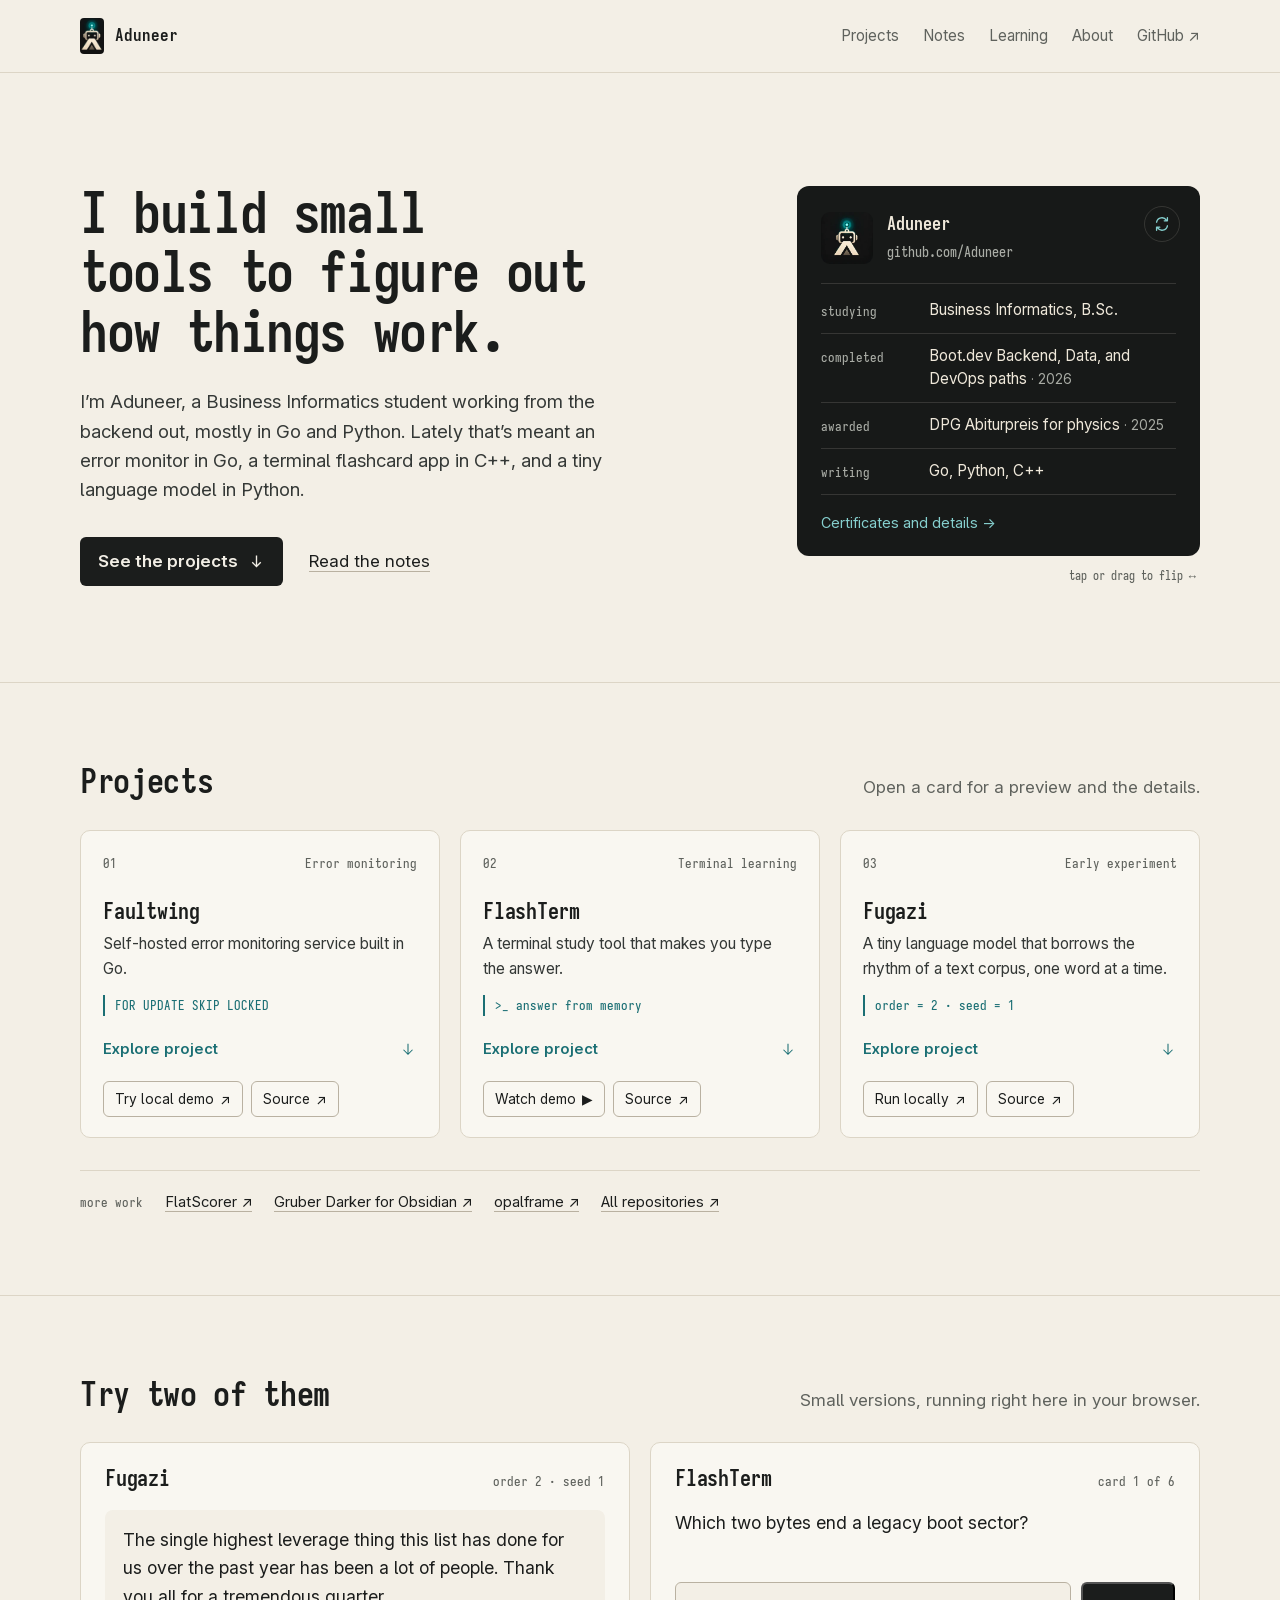
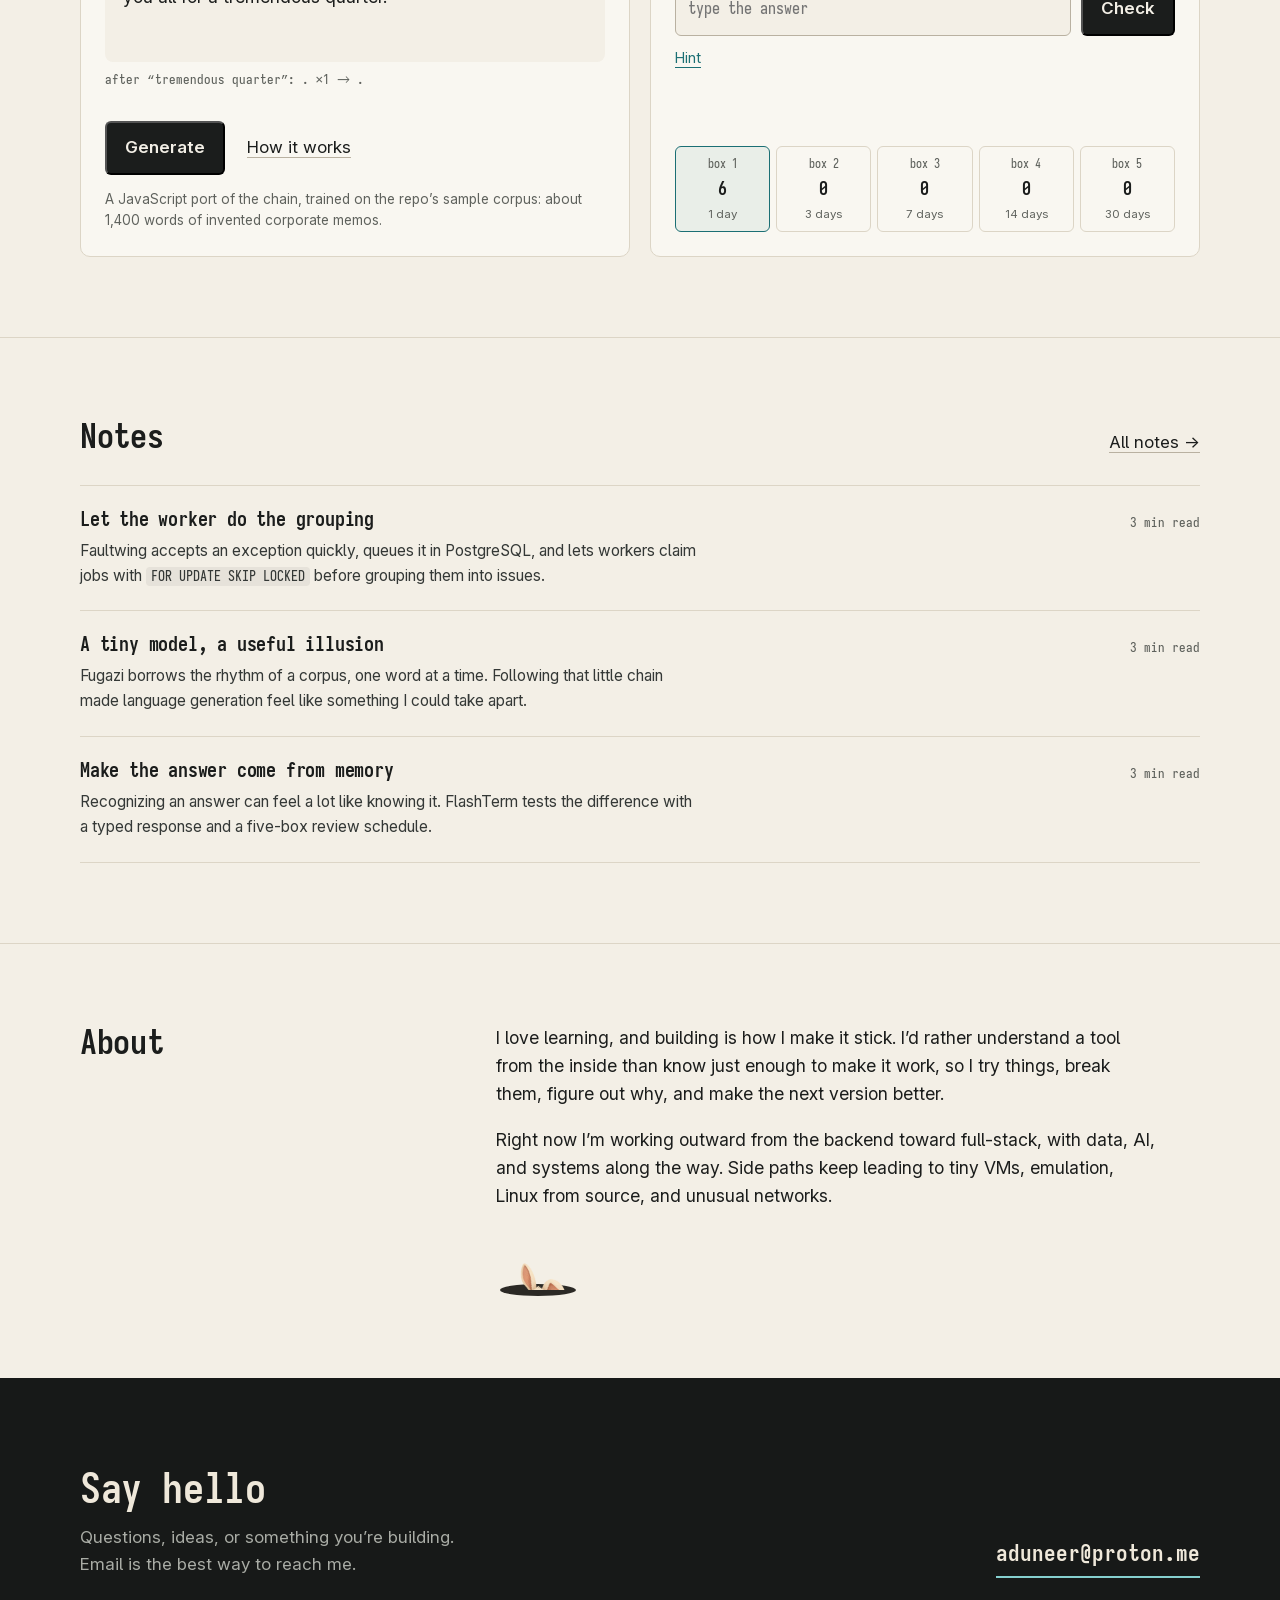
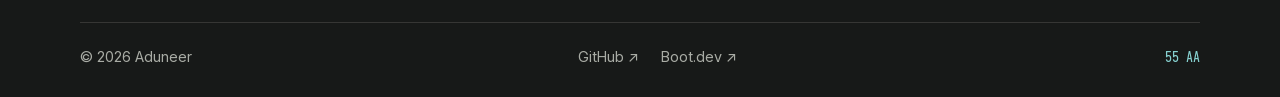
<file: index.html>
<!doctype html>
<html lang="en">
  <head>
    <meta charset="utf-8" />
    <meta name="viewport" content="width=device-width, initial-scale=1" />
    <meta
      name="description"
      content="Aduneer studies Business Informatics and learns by building: an error monitor in Go, a terminal flashcard app in C++, and a tiny language model in Python."
    />
    <meta name="theme-color" content="#f3efe6" />
    <meta property="og:type" content="website" />
    <meta property="og:title" content="Aduneer — Build. Explore. Figure it out." />
    <meta
      property="og:description"
      content="Build. Learn. Repeat. Projects, questions, and the work behind them."
    />
    <meta property="og:url" content="https://aduneer.github.io/" />
    <meta property="og:image" content="https://aduneer.github.io/assets/aduneer-social-teal-1200.jpg" />
    <meta property="og:image:width" content="1200" />
    <meta property="og:image:height" content="630" />
    <meta property="og:image:alt" content="Aduneer's teal robot beside the words Build Learn Repeat" />
    <meta name="twitter:card" content="summary_large_image" />
    <link rel="canonical" href="https://aduneer.github.io/" />
    <link rel="icon" href="assets/favicon.svg" type="image/svg+xml" />
    <link rel="preload" href="assets/iosevka-bold.woff2" as="font" type="font/woff2" crossorigin />
    <link rel="preload" href="assets/adwaita-sans.woff2" as="font" type="font/woff2" crossorigin />
    <link rel="stylesheet" href="styles.css" />
    <script src="home.js" defer></script>
    <title>Aduneer — Build. Explore. Figure it out.</title>
  </head>
  <body>
    <a class="skip-link" href="#main-content">Skip to content</a>

    <header class="site-header">
      <div class="wrap header-inner">
        <a class="brand" href="index.html" aria-label="Aduneer home">
          <img class="brand-mark" src="assets/brand-mark-teal.webp" width="120" height="180" alt="" />
          <span class="brand-name">Aduneer</span>
        </a>
        <nav class="site-nav" aria-label="Primary">
          <a href="#projects">Projects</a>
          <a href="notes/">Notes</a>
          <a href="learning.html">Learning</a>
          <a href="#about">About</a>
          <a href="https://github.com/Aduneer" target="_blank" rel="noopener noreferrer">GitHub <span aria-hidden="true">↗</span><span class="visually-hidden"> (opens in a new tab)</span></a>
        </nav>
      </div>
    </header>

    <main id="main-content">
      <section class="intro" aria-labelledby="intro-title">
        <div class="wrap intro-grid">
          <div>
            <h1 id="intro-title">I build small tools to figure out how things work.</h1>
            <p class="intro-lead">
              I’m Aduneer, a Business Informatics student working from the
              backend out, mostly in Go and Python. Lately that’s meant an
              error monitor in Go, a terminal flashcard app in C++, and a tiny
              language model in Python.
            </p>
            <div class="intro-links">
              <a class="button" href="#projects">
                See the projects
                <svg viewBox="0 0 20 20" aria-hidden="true"><path d="M10 3v13M5 11l5 5 5-5" /></svg>
              </a>
              <a class="text-link" href="notes/">Read the notes</a>
            </div>
          </div>

          <div class="id-card-wrap">
            <div class="id-card" data-id-card>
              <div class="id-card-inner">
                <div class="id-face id-front" role="group" aria-label="At a glance">
                  <div class="id-card-head">
                    <picture>
                      <source
                        type="image/webp"
                        srcset="assets/aduneer-avatar-teal-176.webp 176w, assets/aduneer-avatar-teal-264.webp 264w"
                        sizes="52px"
                      />
                      <img src="assets/aduneer-avatar-teal.png" width="176" height="176" alt="" draggable="false" />
                    </picture>
                    <div>
                      <strong>Aduneer</strong>
                      <span>github.com/Aduneer</span>
                    </div>
                  </div>
                  <dl class="id-facts">
                    <div><dt>studying</dt><dd>Business Informatics, B.Sc.</dd></div>
                    <div><dt>completed</dt><dd>Boot.dev Backend, Data, and DevOps paths <small>· 2026</small></dd></div>
                    <div><dt>awarded</dt><dd>DPG Abiturpreis for physics <small>· 2025</small></dd></div>
                    <div><dt>writing</dt><dd>Go, Python, C++</dd></div>
                  </dl>
                  <a class="id-more" href="learning.html">Certificates and details <span aria-hidden="true">→</span></a>
                </div>
                <div class="id-face id-back" role="group" aria-label="Back of the card" hidden>
                  <span class="id-stripe" aria-hidden="true"></span>
                  <p class="id-sign-label">authorized signature</p>
                  <p class="id-signature">Aduneer</p>
                  <p class="id-fineprint">This card grants access to nothing in particular. If found, please return to <a href="https://github.com/Aduneer" target="_blank" rel="noopener noreferrer">github.com/Aduneer<span class="visually-hidden"> (opens in a new tab)</span></a>.</p>
                  <div class="id-barcode" aria-hidden="true"><svg viewBox="0 0 124 36" preserveAspectRatio="none"><rect x="0" width="2" height="36"/><rect x="4" width="2" height="36"/><rect x="8" width="2" height="36"/><rect x="20" width="2" height="36"/><rect x="24" width="2" height="36"/><rect x="32" width="2" height="36"/><rect x="40" width="2" height="36"/><rect x="44" width="2" height="36"/><rect x="48" width="2" height="36"/><rect x="52" width="2" height="36"/><rect x="56" width="2" height="36"/><rect x="62" width="6" height="36"/><rect x="72" width="2" height="36"/><rect x="80" width="2" height="36"/><rect x="84" width="2" height="36"/><rect x="88" width="2" height="36"/><rect x="96" width="2" height="36"/><rect x="100" width="2" height="36"/><rect x="104" width="2" height="36"/><rect x="108" width="2" height="36"/><rect x="114" width="2" height="36"/><rect x="118" width="2" height="36"/><rect x="122" width="2" height="36"/></svg><span>ADUNEER</span></div>
                </div>
              </div>
              <button class="id-flip" type="button" aria-pressed="false" aria-label="Flip the card" title="Flip the card" hidden>
                <svg viewBox="0 0 20 20" aria-hidden="true"><path d="M4 8a6 6 0 0 1 11-2M16 3v3.5h-3.5M16 12a6 6 0 0 1-11 2M4 17v-3.5h3.5" /></svg>
              </button>
            </div>
            <p class="id-hint label" aria-hidden="true">tap or drag to flip ↔</p>
          </div>
        </div>
      </section>

      <section class="section" id="projects" aria-labelledby="projects-title">
        <div class="wrap">
          <div class="section-head">
            <h2 id="projects-title">Projects</h2>
            <p>Open a card for a preview and the details.</p>
          </div>

          <!-- Project claims are kept deliberately close to the public repository READMEs. -->
          <div class="project-grid">
            <article class="project-card" id="project-faultwing">
              <details class="project-disclosure">
                <summary>
                  <span class="project-card-top">
                    <span>01</span>
                    <span>Error monitoring</span>
                  </span>
                  <h3>Faultwing</h3>
                  <span class="project-summary">
                    Self-hosted error monitoring service built in Go.
                  </span>
                  <span class="project-trace" aria-hidden="true">FOR UPDATE SKIP LOCKED</span>
                  <span class="project-explore">
                    Explore project
                    <svg viewBox="0 0 24 24" aria-hidden="true">
                      <path d="M12 5v14M6 13l6 6 6-6" />
                    </svg>
                  </span>
                </summary>

                <div class="project-details">
                  <p class="project-detail-intro">
                    <span>Why it exists</span>
                    Catch bugs before they infest production.
                  </p>

                  <figure class="project-screenshot">
                    <a href="assets/faultwing-dashboard.webp" data-lightbox data-width="1280" data-height="762" aria-label="View the Faultwing dashboard preview larger"><img src="assets/faultwing-dashboard.webp" width="1280" height="762" loading="lazy" decoding="async" alt="Faultwing dashboard with the issue terrarium, issue list, and selected error details" /></a>
                    <figcaption>Faultwing’s local demo dashboard</figcaption>
                  </figure>

                  <dl class="project-facts">
                    <div>
                      <dt>Built around</dt>
                      <dd>
                        A Go API and worker, PostgreSQL, a React dashboard, and
                        small Go, Python, and Node.js clients.
                      </dd>
                    </div>
                    <div>
                      <dt>Includes</dt>
                      <dd>
                        Error grouping, issue states, realtime dashboard
                        refreshes, and stack-frame links for common editors.
                      </dd>
                    </div>
                    <div>
                      <dt>Current scope</dt>
                      <dd>
                        My Boot.dev capstone and an early-stage learning
                        project. The local workflow is complete; production
                        deployment and security hardening are not.
                      </dd>
                    </div>
                  </dl>
                </div>
              </details>
              <div class="project-actions">
                <a href="https://github.com/Aduneer/Faultwing#explore-without-an-api" target="_blank" rel="noopener noreferrer">Try local demo <span aria-hidden="true">↗</span><span class="visually-hidden"> (opens in a new tab)</span></a>
                <a href="https://github.com/Aduneer/Faultwing" target="_blank" rel="noopener noreferrer">Source <span aria-hidden="true">↗</span><span class="visually-hidden"> (opens in a new tab)</span></a>
              </div>
            </article>

            <article class="project-card" id="project-flashterm">
              <details class="project-disclosure">
                <summary>
                  <span class="project-card-top">
                    <span>02</span>
                    <span>Terminal learning</span>
                  </span>
                  <h3>FlashTerm</h3>
                  <span class="project-summary">
                    A terminal study tool that makes you type the answer.
                  </span>
                  <span class="project-trace" aria-hidden="true">&gt;_ answer from memory</span>
                  <span class="project-explore">
                    Explore project
                    <svg viewBox="0 0 24 24" aria-hidden="true">
                      <path d="M12 5v14M6 13l6 6 6-6" />
                    </svg>
                  </span>
                </summary>

                <div class="project-details">
                  <p class="project-detail-intro">
                    <span>Why it exists</span>
                    No multiple choice and no self-grading: produce the answer,
                    or keep working on it.
                  </p>

                  <figure class="project-screenshot project-screenshot-terminal">
                    <a href="assets/flashterm-demo.gif" data-lightbox data-width="900" data-height="795" data-alt="Animated FlashTerm demo: reviewing cards in the terminal" aria-label="Watch the FlashTerm demo"><img src="assets/flashterm-poster.webp" width="900" height="600" loading="lazy" decoding="async" alt="FlashTerm review showing a Spanish vocabulary card, typed answer, and correct result" /></a>
                    <figcaption>A real review session · click to watch the demo</figcaption>
                  </figure>

                  <div class="project-visual">
                    <p class="visual-label" id="review-schedule-label">
                      Five-box review schedule
                    </p>
                    <ol class="review-track" aria-labelledby="review-schedule-label">
                      <li><span>Box 1</span><strong>1 day</strong></li>
                      <li><span>Box 2</span><strong>3 days</strong></li>
                      <li><span>Box 3</span><strong>7 days</strong></li>
                      <li><span>Box 4</span><strong>14 days</strong></li>
                      <li><span>Box 5</span><strong>30 days</strong></li>
                    </ol>
                  </div>

                  <dl class="project-facts">
                    <div>
                      <dt>Built around</dt>
                      <dd>
                        A C++17 terminal application using plain-text decks and
                        no third-party dependencies.
                      </dd>
                    </div>
                    <div>
                      <dt>Includes</dt>
                      <dd>
                        Leitner scheduling, reverse review, typo tolerance,
                        hints, undo, tags, and progress statistics.
                      </dd>
                    </div>
                    <div>
                      <dt>Deck format</dt>
                      <dd>
                        Custom CSV decks, cloze deletion, and optional image or
                        audio support without a required service account.
                      </dd>
                    </div>
                  </dl>
                </div>
              </details>
              <div class="project-actions">
                <a href="assets/flashterm-demo.gif" data-lightbox data-width="900" data-height="795" data-alt="Animated FlashTerm demo: reviewing cards in the terminal" data-caption="A real review session in FlashTerm">Watch demo <span aria-hidden="true">▶</span></a>
                <a href="https://github.com/Aduneer/FlashTerm" target="_blank" rel="noopener noreferrer">Source <span aria-hidden="true">↗</span><span class="visually-hidden"> (opens in a new tab)</span></a>
              </div>
            </article>

            <article class="project-card" id="project-fugazi">
              <details class="project-disclosure">
                <summary>
                  <span class="project-card-top">
                    <span>03</span>
                    <span>Early experiment</span>
                  </span>
                  <h3>Fugazi</h3>
                  <span class="project-summary">
                    A tiny language model that borrows the rhythm of a text
                    corpus, one word at a time.
                  </span>
                  <span class="project-trace" aria-hidden="true">order = 2 · seed = 1</span>
                  <span class="project-explore">
                    Explore project
                    <svg viewBox="0 0 24 24" aria-hidden="true">
                      <path d="M12 5v14M6 13l6 6 6-6" />
                    </svg>
                  </span>
                </summary>

                <div class="project-details">
                  <p class="project-detail-intro">
                    <span>Why it exists</span>
                    An early step into AI and ML: seeing what a small,
                    understandable text model can generate.
                  </p>

                  <figure class="project-screenshot project-screenshot-code">
                    <div class="fugazi-terminal">
                      <div class="fugazi-terminal-bar" aria-hidden="true">fugazi / sample run</div>
                      <pre><code><span>$</span> python -m fugazi --seed 1 --sentences 3
We built a platform. Platforms are wonderful because they can do anything.</code></pre>
                    </div>
                    <figcaption>Excerpt from a reproducible run on the bundled sample corpus</figcaption>
                  </figure>

                  <dl class="project-facts">
                    <div>
                      <dt>Mechanism</dt>
                      <dd>
                        A word-level Markov chain that samples from the words
                        observed after each context in the corpus.
                      </dd>
                    </div>
                    <div>
                      <dt>Includes</dt>
                      <dd>
                        Seeded repeatable runs, a cache keyed to corpus
                        metadata, and clear errors for unusable input.
                      </dd>
                    </div>
                    <div>
                      <dt>Scope</dt>
                      <dd>
                        A classical n-gram experiment that runs on Python's
                        standard library, with its limitations documented.
                      </dd>
                    </div>
                  </dl>
                </div>
              </details>
              <div class="project-actions">
                <a href="https://github.com/Aduneer/Fugazi-bot#usage" target="_blank" rel="noopener noreferrer">Run locally <span aria-hidden="true">↗</span><span class="visually-hidden"> (opens in a new tab)</span></a>
                <a href="https://github.com/Aduneer/Fugazi-bot" target="_blank" rel="noopener noreferrer">Source <span aria-hidden="true">↗</span><span class="visually-hidden"> (opens in a new tab)</span></a>
              </div>
            </article>
          </div>

          <div class="more-work">
            <span class="label">more work</span>
            <a class="text-link" href="https://github.com/Aduneer/FlatScorer" target="_blank" rel="noopener noreferrer">FlatScorer <span aria-hidden="true">↗</span><span class="visually-hidden"> (opens in a new tab)</span></a>
            <a class="text-link" href="https://github.com/Aduneer/gruber-darker-obsidian" target="_blank" rel="noopener noreferrer">Gruber Darker for Obsidian <span aria-hidden="true">↗</span><span class="visually-hidden"> (opens in a new tab)</span></a>
            <a class="text-link" href="https://aduneer.github.io/opalframe/" target="_blank" rel="noopener noreferrer">opalframe <span aria-hidden="true">↗</span><span class="visually-hidden"> (opens in a new tab)</span></a>
            <a class="text-link" href="https://github.com/Aduneer?tab=repositories" target="_blank" rel="noopener noreferrer">All repositories <span aria-hidden="true">↗</span><span class="visually-hidden"> (opens in a new tab)</span></a>
          </div>
        </div>
      </section>

      <section class="section" id="play" aria-labelledby="play-title" data-play hidden>
        <div class="wrap">
          <div class="section-head">
            <h2 id="play-title">Try two of them</h2>
            <p>Small versions, running right here in your browser.</p>
          </div>
          <div class="play-grid">
            <article class="play-panel" data-fugazi aria-labelledby="fugazi-play-title">
              <div class="play-head">
                <h3 id="fugazi-play-title">Fugazi</h3>
                <span class="label">order 2 · seed <span data-fugazi-seed>1</span></span>
              </div>
              <p class="fugazi-output" data-fugazi-output></p>
              <p class="visually-hidden" aria-live="polite" data-fugazi-live></p>
              <p class="fugazi-readout label" data-fugazi-readout aria-hidden="true"></p>
              <div class="play-actions">
                <button class="button" type="button" data-fugazi-run disabled>Generate</button>
                <a class="text-link" href="notes/fugazi.html">How it works</a>
              </div>
              <p class="play-note">A JavaScript port of the chain, trained on the repo’s sample corpus: about 1,400 words of invented corporate memos.</p>
            </article>

            <article class="play-panel" data-flashterm aria-labelledby="flash-play-title">
              <div class="play-head">
                <h3 id="flash-play-title">FlashTerm</h3>
                <span class="label" data-flash-count>card 1 of 6</span>
              </div>
              <p class="flash-question" data-flash-question></p>
              <form class="flash-form">
                <label class="visually-hidden" for="flash-answer">Your answer</label>
                <input id="flash-answer" type="text" autocomplete="off" autocapitalize="off" spellcheck="false" placeholder="type the answer" disabled />
                <button class="button" type="submit" data-flash-submit disabled>Check</button>
              </form>
              <div class="flash-row">
                <button class="flash-hint" type="button" data-flash-hint disabled>Hint</button>
                <p class="flash-feedback" data-flash-feedback aria-live="polite"></p>
              </div>
              <ol class="flash-boxes" aria-label="Review boxes">
                <li data-flash-box><span>box 1</span><strong data-flash-box-count>6</strong><small>1 day</small></li>
                <li data-flash-box><span>box 2</span><strong data-flash-box-count>0</strong><small>3 days</small></li>
                <li data-flash-box><span>box 3</span><strong data-flash-box-count>0</strong><small>7 days</small></li>
                <li data-flash-box><span>box 4</span><strong data-flash-box-count>0</strong><small>14 days</small></li>
                <li data-flash-box><span>box 5</span><strong data-flash-box-count>0</strong><small>30 days</small></li>
              </ol>
            </article>
          </div>
        </div>
      </section>

      <section class="section" id="notes" aria-labelledby="notes-title">
        <div class="wrap">
          <div class="section-head">
            <h2 id="notes-title">Notes</h2>
            <a class="text-link" href="notes/">All notes <span aria-hidden="true">→</span></a>
          </div>
          <ul class="note-list">
            <li>
              <h3><a href="notes/faultwing.html">Let the worker do the grouping</a></h3>
              <p>Faultwing accepts an exception quickly, queues it in PostgreSQL, and lets workers claim jobs with <code>FOR UPDATE SKIP LOCKED</code> before grouping them into issues.</p>
              <span class="label">3 min read</span>
            </li>
            <li>
              <h3><a href="notes/fugazi.html">A tiny model, a useful illusion</a></h3>
              <p>Fugazi borrows the rhythm of a corpus, one word at a time. Following that little chain made language generation feel like something I could take apart.</p>
              <span class="label">3 min read</span>
            </li>
            <li>
              <h3><a href="notes/flashterm.html">Make the answer come from memory</a></h3>
              <p>Recognizing an answer can feel a lot like knowing it. FlashTerm tests the difference with a typed response and a five-box review schedule.</p>
              <span class="label">3 min read</span>
            </li>
            </ul>
        </div>
      </section>

      <section class="section" id="about" aria-labelledby="about-title">
        <div class="wrap about-grid">
          <h2 id="about-title">About</h2>
          <div class="about-body">
            <p>
              I love learning, and building is how I make it stick. I’d rather
              understand a tool from the inside than know just enough to make
              it work, so I try things, break them, figure out why, and make
              the next version better.
            </p>
            <p>
              Right now I’m working outward from the backend toward
              full-stack, with data, AI, and systems along the way. Side paths
              keep leading to tiny VMs, emulation, Linux from source, and
              unusual networks.
            </p>
            <a class="rabbit-door" href="rabbit-hole.html" title="Follow the side paths">
              <span class="rabbit-door-peek"><img src="assets/rabbit-peek.webp" width="360" height="359" alt="" loading="lazy" decoding="async" /></span>
              <span class="visually-hidden">Follow the side paths down the rabbit hole</span>
            </a>
          </div>
        </div>
      </section>
    </main>

    <footer class="site-footer">
      <div class="wrap">
        <div class="footer-top">
          <div>
            <h2>Say hello</h2>
            <p>Questions, ideas, or something you’re building. Email is the best way to reach me.</p>
          </div>
          <a class="footer-email" href="mailto:aduneer@proton.me">aduneer@proton.me</a>
        </div>
        <div class="footer-bottom">
          <p>© 2026 Aduneer</p>
          <nav aria-label="Elsewhere">
            <a href="https://github.com/Aduneer" target="_blank" rel="noopener noreferrer">GitHub <span aria-hidden="true">↗</span><span class="visually-hidden"> (opens in a new tab)</span></a>
            <a href="https://www.boot.dev/u/aduneer" target="_blank" rel="noopener noreferrer">Boot.dev <span aria-hidden="true">↗</span><span class="visually-hidden"> (opens in a new tab)</span></a>
          </nav>
          <abbr class="footer-sig" title="The 55 AA signature at the end of a legacy boot sector">55 AA</abbr>
        </div>
      </div>
    </footer>

    <dialog class="lightbox" aria-label="Preview">
      <figure>
        <img alt="" />
        <figcaption></figcaption>
      </figure>
      <form method="dialog">
        <button class="lightbox-close" type="submit" aria-label="Close preview">×</button>
      </form>
    </dialog>
  </body>
</html>
</file>
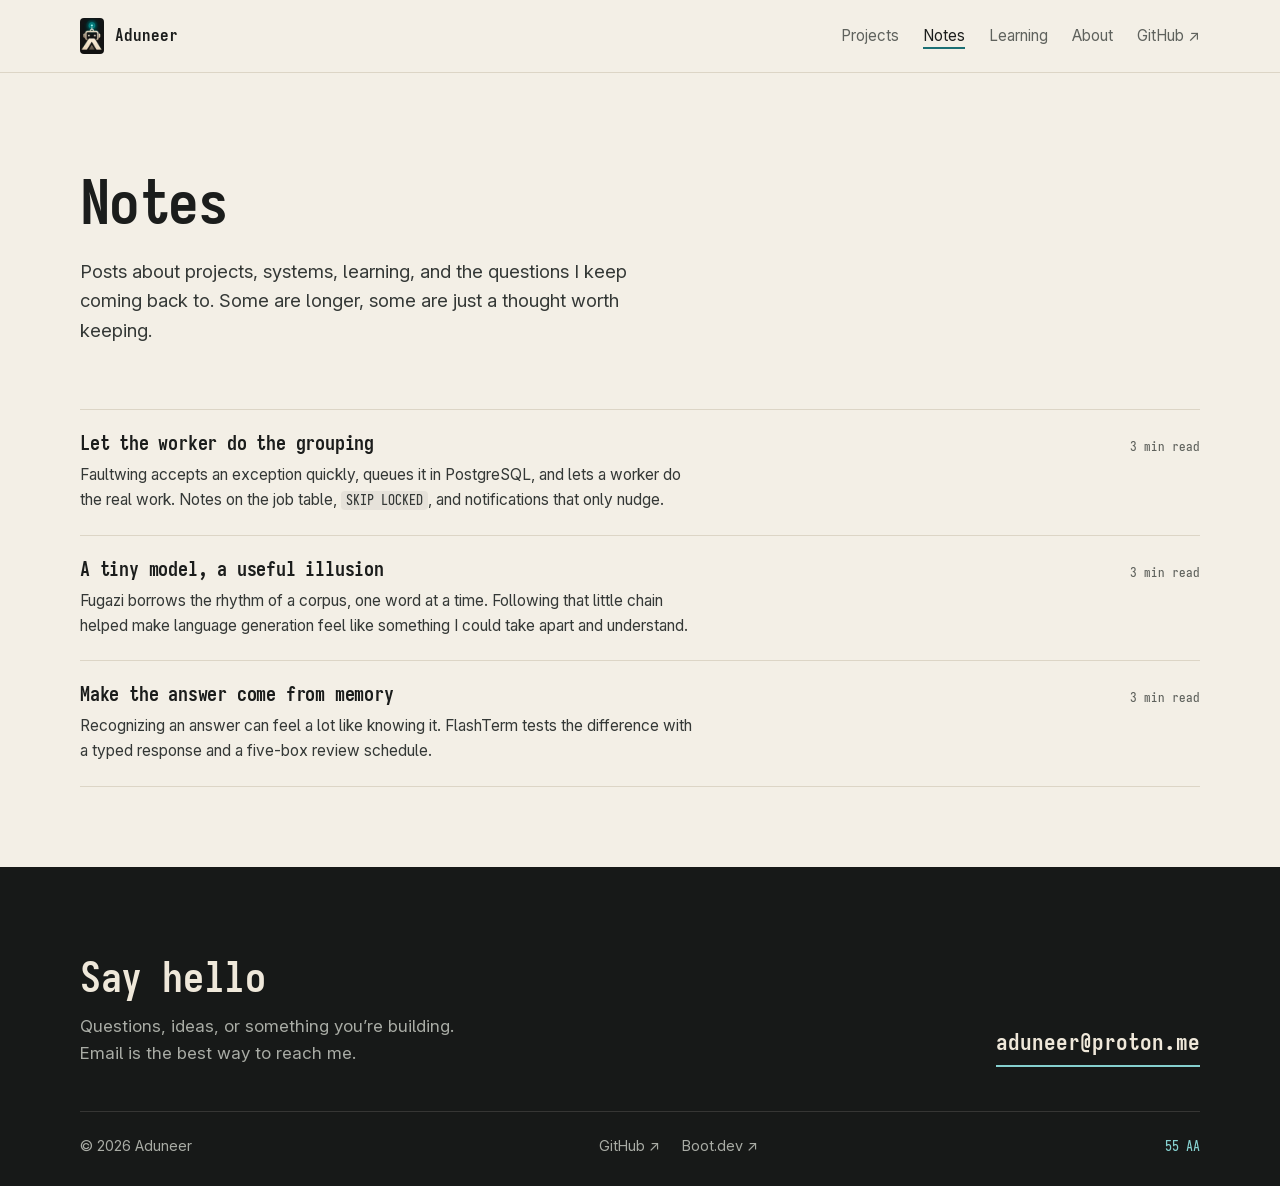
<file: notes/index.html>
<!doctype html>
<html lang="en">
  <head>
    <meta charset="utf-8" />
    <meta name="viewport" content="width=device-width, initial-scale=1" />
    <meta name="description" content="Aduneer's blog: posts and short notes on projects, systems, learning, and whatever question comes next." />
    <meta name="theme-color" content="#f3efe6" />
    <meta property="og:type" content="website" />
    <meta property="og:title" content="Notes — Aduneer" />
    <meta property="og:description" content="Posts about projects, systems, learning, and the questions I keep coming back to." />
    <meta property="og:url" content="https://aduneer.github.io/notes/" />
    <meta property="og:image" content="https://aduneer.github.io/assets/aduneer-social-teal-1200.jpg" />
    <meta name="twitter:card" content="summary_large_image" />
    <link rel="canonical" href="https://aduneer.github.io/notes/" />
    <link rel="icon" href="../assets/favicon.svg" type="image/svg+xml" />
    <link rel="preload" href="../assets/iosevka-bold.woff2" as="font" type="font/woff2" crossorigin />
    <link rel="preload" href="../assets/adwaita-sans.woff2" as="font" type="font/woff2" crossorigin />
    <link rel="stylesheet" href="../styles.css" />
    <title>Notes — Aduneer</title>
  </head>
  <body>
    <a class="skip-link" href="#main-content">Skip to content</a>

    <header class="site-header">
      <div class="wrap header-inner">
        <a class="brand" href="../index.html" aria-label="Aduneer home"><img class="brand-mark" src="../assets/brand-mark-teal.webp" width="120" height="180" alt="" /><span class="brand-name">Aduneer</span></a>
        <nav class="site-nav" aria-label="Primary">
          <a href="../index.html#projects">Projects</a>
          <a href="index.html" aria-current="page">Notes</a>
          <a href="../learning.html">Learning</a>
          <a href="../index.html#about">About</a>
          <a href="https://github.com/Aduneer" target="_blank" rel="noopener noreferrer">GitHub <span aria-hidden="true">↗</span><span class="visually-hidden"> (opens in a new tab)</span></a>
        </nav>
      </div>
    </header>

    <main id="main-content">
      <section class="page-intro" aria-labelledby="notes-title">
        <div class="wrap">
          <h1 id="notes-title">Notes</h1>
          <p class="page-lead">Posts about projects, systems, learning, and the questions I keep coming back to. Some are longer, some are just a thought worth keeping.</p>
        </div>
      </section>

      <section class="section" aria-label="Posts">
        <div class="wrap">
          <ul class="note-list">
            <li>
              <h2><a href="faultwing.html">Let the worker do the grouping</a></h2>
              <p>Faultwing accepts an exception quickly, queues it in PostgreSQL, and lets a worker do the real work. Notes on the job table, <code>SKIP LOCKED</code>, and notifications that only nudge.</p>
              <span class="label">3 min read</span>
            </li>
            <li>
              <h2><a href="fugazi.html">A tiny model, a useful illusion</a></h2>
              <p>Fugazi borrows the rhythm of a corpus, one word at a time. Following that little chain helped make language generation feel like something I could take apart and understand.</p>
              <span class="label">3 min read</span>
            </li>
            <li>
              <h2><a href="flashterm.html">Make the answer come from memory</a></h2>
              <p>Recognizing an answer can feel a lot like knowing it. FlashTerm tests the difference with a typed response and a five-box review schedule.</p>
              <span class="label">3 min read</span>
            </li>
          </ul>
        </div>
      </section>
    </main>

    <footer class="site-footer">
      <div class="wrap">
        <div class="footer-top">
          <div>
            <h2>Say hello</h2>
            <p>Questions, ideas, or something you’re building. Email is the best way to reach me.</p>
          </div>
          <a class="footer-email" href="mailto:aduneer@proton.me">aduneer@proton.me</a>
        </div>
        <div class="footer-bottom">
          <p>© 2026 Aduneer</p>
          <nav aria-label="Elsewhere">
            <a href="https://github.com/Aduneer" target="_blank" rel="noopener noreferrer">GitHub <span aria-hidden="true">↗</span><span class="visually-hidden"> (opens in a new tab)</span></a>
            <a href="https://www.boot.dev/u/aduneer" target="_blank" rel="noopener noreferrer">Boot.dev <span aria-hidden="true">↗</span><span class="visually-hidden"> (opens in a new tab)</span></a>
          </nav>
          <abbr title="The 55 AA signature at the end of a legacy boot sector">55 AA</abbr>
        </div>
      </div>
    </footer>
  </body>
</html>
</file>
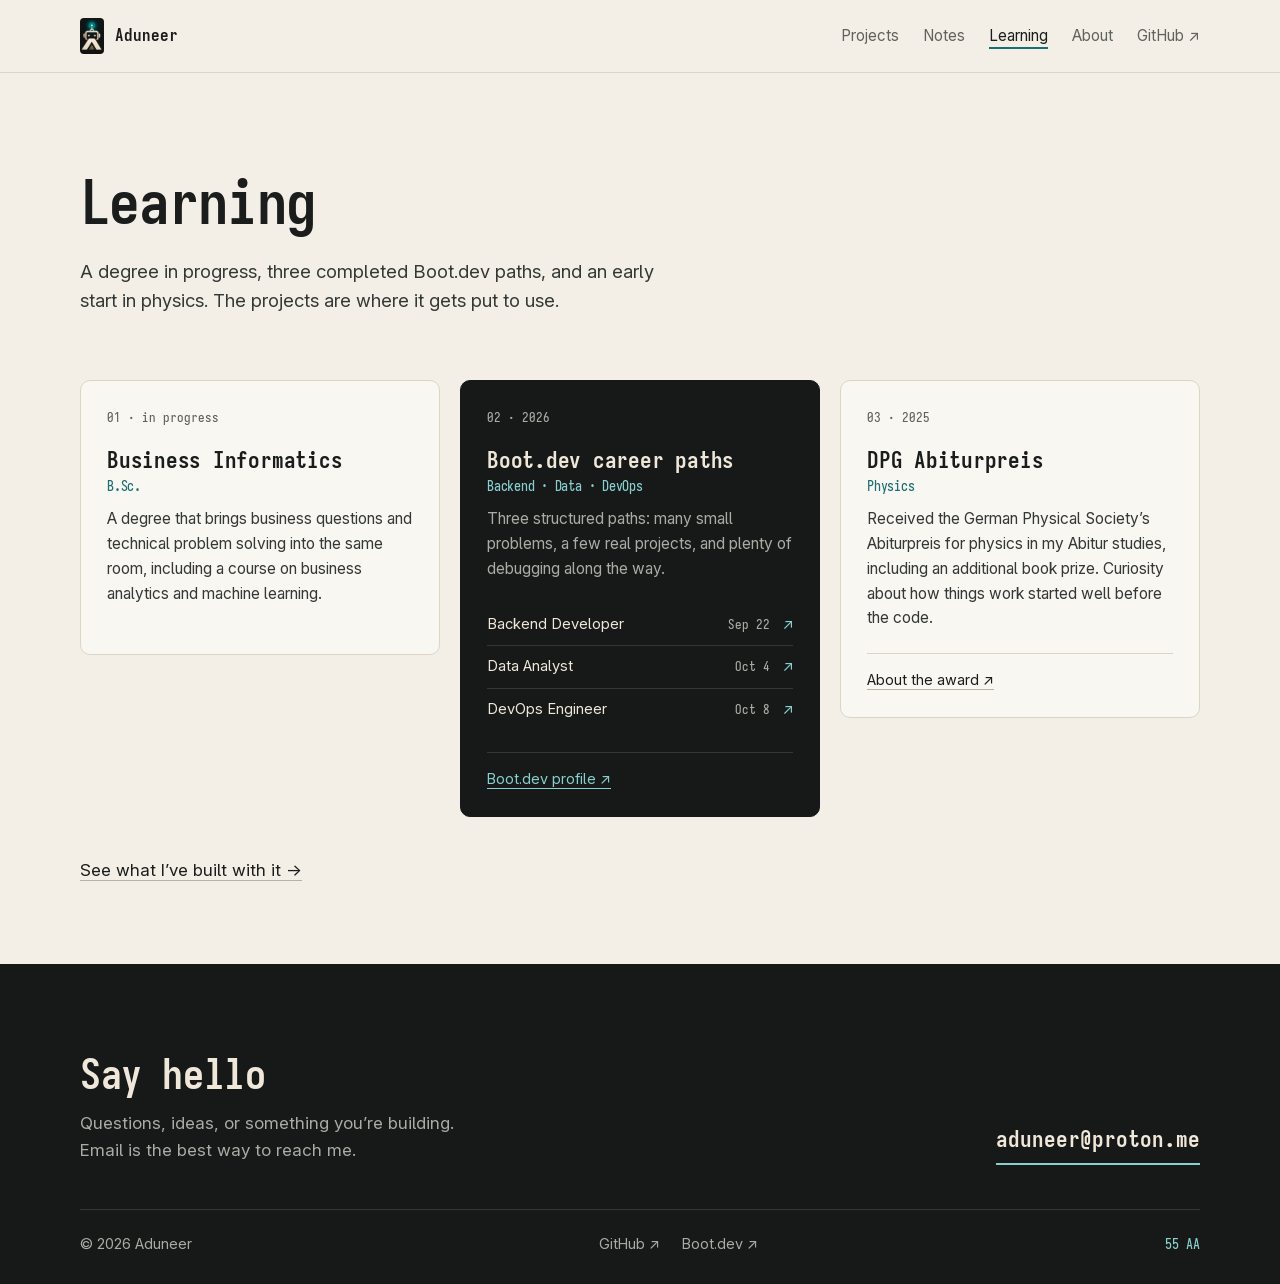
<file: learning.html>
<!doctype html>
<html lang="en">
  <head>
    <meta charset="utf-8" />
    <meta name="viewport" content="width=device-width, initial-scale=1" />
    <meta name="description" content="Aduneer's learning milestones: a Business Informatics degree in progress, Boot.dev's Backend, Data, and DevOps paths, and the DPG Abiturpreis for physics." />
    <meta name="theme-color" content="#f3efe6" />
    <meta property="og:type" content="website" />
    <meta property="og:title" content="Learning — Aduneer" />
    <meta property="og:description" content="Build. Learn. Repeat. A few stops along the way, and plenty more to explore." />
    <meta property="og:url" content="https://aduneer.github.io/learning.html" />
    <meta property="og:image" content="https://aduneer.github.io/assets/aduneer-social-teal-1200.jpg" />
    <meta property="og:image:width" content="1200" />
    <meta property="og:image:height" content="630" />
    <meta property="og:image:alt" content="Aduneer's teal robot beside the words Build Learn Repeat" />
    <meta name="twitter:card" content="summary_large_image" />
    <link rel="canonical" href="https://aduneer.github.io/learning.html" />
    <link rel="icon" href="assets/favicon.svg" type="image/svg+xml" />
    <link rel="preload" href="assets/iosevka-bold.woff2" as="font" type="font/woff2" crossorigin />
    <link rel="preload" href="assets/adwaita-sans.woff2" as="font" type="font/woff2" crossorigin />
    <link rel="stylesheet" href="styles.css" />
    <title>Learning — Aduneer</title>
  </head>
  <body>
    <a class="skip-link" href="#main-content">Skip to content</a>

    <header class="site-header">
      <div class="wrap header-inner">
        <a class="brand" href="index.html" aria-label="Aduneer home"><img class="brand-mark" src="assets/brand-mark-teal.webp" width="120" height="180" alt="" /><span class="brand-name">Aduneer</span></a>
        <nav class="site-nav" aria-label="Primary">
          <a href="index.html#projects">Projects</a>
          <a href="notes/">Notes</a>
          <a href="learning.html" aria-current="page">Learning</a>
          <a href="index.html#about">About</a>
          <a href="https://github.com/Aduneer" target="_blank" rel="noopener noreferrer">GitHub <span aria-hidden="true">↗</span><span class="visually-hidden"> (opens in a new tab)</span></a>
        </nav>
      </div>
    </header>

    <main id="main-content">
      <section class="page-intro" aria-labelledby="learning-title">
        <div class="wrap">
          <h1 id="learning-title">Learning</h1>
          <p class="page-lead">A degree in progress, three completed Boot.dev paths, and an early start in physics. The projects are where it gets put to use.</p>
        </div>
      </section>

      <section class="section" aria-label="Milestones">
        <div class="wrap">
          <div class="milestone-grid">
            <article class="milestone">
              <span class="label">01 · in progress</span>
              <h2>Business Informatics <small>B.Sc.</small></h2>
              <p>A degree that brings business questions and technical problem solving into the same room, including a course on business analytics and machine learning.</p>
            </article>
            <article class="milestone milestone-boot">
              <span class="label">02 · 2026</span>
              <h2>Boot.dev career paths <small>Backend · Data · DevOps</small></h2>
              <p>Three structured paths: many small problems, a few real projects, and plenty of debugging along the way.</p>
              <ul class="milestone-certs" aria-label="Boot.dev certificates">
                <li><a href="https://www.boot.dev/certificates/06251d6f-380c-4b78-8e2f-8cbbfa8f5958" target="_blank" rel="noopener noreferrer"><span>Backend Developer</span><time datetime="2026-09-22">Sep 22</time><span aria-hidden="true">↗</span><span class="visually-hidden"> certificate (opens in a new tab)</span></a></li>
                <li><a href="https://www.boot.dev/certificates/66078c82-72e6-495c-9671-9133a3a4b523" target="_blank" rel="noopener noreferrer"><span>Data Analyst</span><time datetime="2026-10-04">Oct 4</time><span aria-hidden="true">↗</span><span class="visually-hidden"> certificate (opens in a new tab)</span></a></li>
                <li><a href="https://www.boot.dev/certificates/de55e023-571f-4436-b794-14e8e8687091" target="_blank" rel="noopener noreferrer"><span>DevOps Engineer</span><time datetime="2026-10-08">Oct 8</time><span aria-hidden="true">↗</span><span class="visually-hidden"> certificate (opens in a new tab)</span></a></li>
              </ul>
              <div class="milestone-foot">
                <a class="text-link" href="https://www.boot.dev/u/aduneer" target="_blank" rel="noopener noreferrer">Boot.dev profile <span aria-hidden="true">↗</span><span class="visually-hidden"> (opens in a new tab)</span></a>
              </div>
            </article>
            <article class="milestone">
              <span class="label">03 · 2025</span>
              <h2>DPG Abiturpreis <small>Physics</small></h2>
              <p>Received the German Physical Society’s Abiturpreis for physics in my Abitur studies, including an additional book prize. Curiosity about how things work started well before the code.</p>
              <div class="milestone-foot">
                <a class="text-link" href="https://www.dpg-physik.de/vereinigungen/fachuebergreifend/auszeichnungen/dpg-preise/abiturpreis" target="_blank" rel="noopener noreferrer">About the award <span aria-hidden="true">↗</span><span class="visually-hidden"> (opens in a new tab)</span></a>
              </div>
            </article>
          </div>
          <p class="page-next"><a class="text-link" href="index.html#projects">See what I’ve built with it <span aria-hidden="true">→</span></a></p>
        </div>
      </section>
    </main>

    <footer class="site-footer">
      <div class="wrap">
        <div class="footer-top">
          <div>
            <h2>Say hello</h2>
            <p>Questions, ideas, or something you’re building. Email is the best way to reach me.</p>
          </div>
          <a class="footer-email" href="mailto:aduneer@proton.me">aduneer@proton.me</a>
        </div>
        <div class="footer-bottom">
          <p>© 2026 Aduneer</p>
          <nav aria-label="Elsewhere">
            <a href="https://github.com/Aduneer" target="_blank" rel="noopener noreferrer">GitHub <span aria-hidden="true">↗</span><span class="visually-hidden"> (opens in a new tab)</span></a>
            <a href="https://www.boot.dev/u/aduneer" target="_blank" rel="noopener noreferrer">Boot.dev <span aria-hidden="true">↗</span><span class="visually-hidden"> (opens in a new tab)</span></a>
          </nav>
          <abbr title="The 55 AA signature at the end of a legacy boot sector">55 AA</abbr>
        </div>
      </div>
    </footer>
  </body>
</html>
</file>
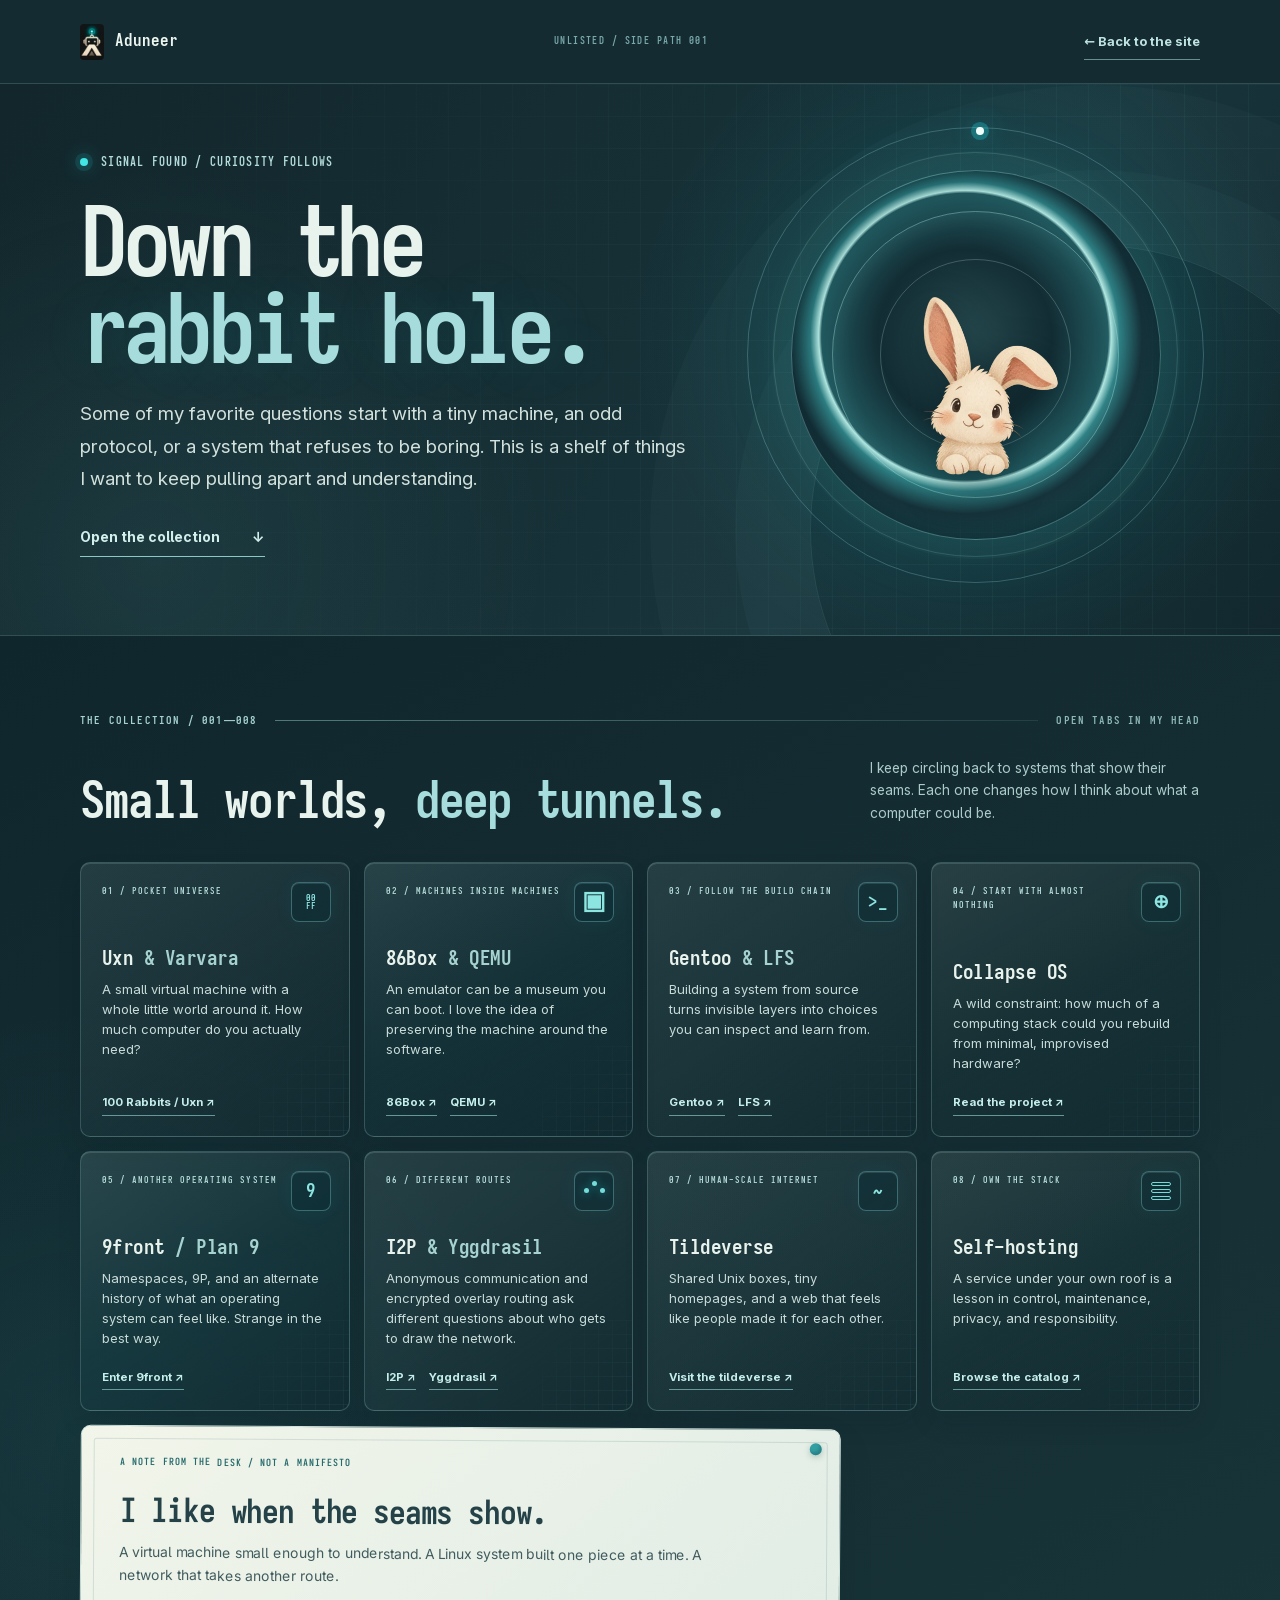
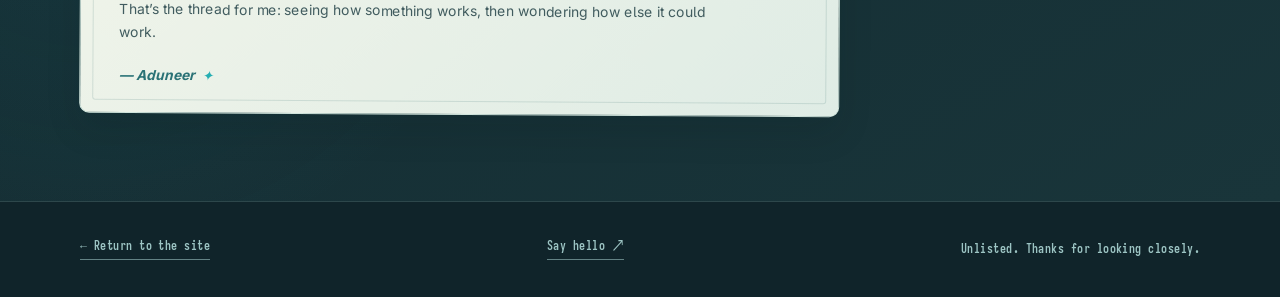
<file: rabbit-hole.html>
<!doctype html>
<html lang="en">
  <head>
    <meta charset="utf-8" />
    <meta name="viewport" content="width=device-width, initial-scale=1" />
    <meta name="robots" content="noindex" />
    <meta name="description" content="A hidden shelf of small computers, unusual networks, source-built systems, and emulators." />
    <meta name="theme-color" content="#11272d" />
    <link rel="icon" href="assets/favicon.svg" type="image/svg+xml" />
    <link rel="preload" href="assets/adwaita-sans.woff2" as="font" type="font/woff2" crossorigin />
    <link rel="stylesheet" href="styles.css" />
    <link rel="stylesheet" href="rabbit-hole.css" />
    <title>Rabbit hole — Aduneer</title>
  </head>
  <body class="rabbit-page">
    <a class="skip-link" href="#main-content">Skip to content</a>
    <header class="hole-header">
      <div class="hole-shell hole-header-inner">
        <a class="brand" href="index.html" aria-label="Aduneer home"><img class="brand-mark" src="assets/brand-mark-teal.webp" width="120" height="180" alt="" /><span class="brand-name">Aduneer</span></a>
        <span class="hole-header-code" aria-hidden="true">UNLISTED / SIDE PATH 001</span>
        <a class="hole-exit" href="index.html">← Back to the site</a>
      </div>
    </header>

    <main id="main-content">
      <section class="hole-hero" aria-labelledby="hole-title">
        <div class="hole-shell">
          <div class="hole-hero-grid">
            <div class="hole-hero-copy">
              <p class="hole-eyebrow"><span class="hole-led" aria-hidden="true"></span> signal found / curiosity follows</p>
              <h1 id="hole-title">Down the<br /><em>rabbit hole.</em></h1>
              <p>Some of my favorite questions start with a tiny machine, an odd protocol, or a system that refuses to be boring. This is a shelf of things I want to keep pulling apart and understanding.</p>
              <a class="hole-jump" href="#curiosities">Open the collection <span aria-hidden="true">↓</span></a>
            </div>
            <div class="hole-portal-wrap" aria-hidden="true">
              <div class="hole-portal-art">
                <span class="hole-ring hole-ring-outer"></span><span class="hole-ring hole-ring-middle"></span><span class="hole-ring hole-ring-inner"></span>
                <span class="hole-orbit-dot"></span>
                <img src="assets/rabbit-peek.webp" width="360" height="359" alt="" />
              </div>
            </div>
          </div>
        </div>
      </section>

      <section class="hole-shelf" id="curiosities" aria-labelledby="shelf-title">
        <div class="hole-shell">
          <div class="hole-section-line"><span>THE COLLECTION / 001—008</span><span class="hole-section-rule"></span><span>open tabs in my head</span></div>
          <div class="hole-shelf-heading"><h2 id="shelf-title">Small worlds, <em>deep tunnels.</em></h2><p>I keep circling back to systems that show their seams. Each one changes how I think about what a computer could be.</p></div>

          <div class="hole-grid">
            <article class="hole-card" id="thread-uxn"><span class="hole-card-index">01 / pocket universe</span><span class="hole-card-glyph hole-card-glyph-vm" aria-hidden="true">00<br />FF</span><h3>Uxn <span>&amp; Varvara</span></h3><p>A small virtual machine with a whole little world around it. How much computer do you actually need?</p><div class="hole-card-links"><a href="https://100r.co/site/uxn.html" target="_blank" rel="noopener noreferrer">100 Rabbits / Uxn ↗<span class="visually-hidden"> (opens in a new tab)</span></a></div></article>
            <article class="hole-card"><span class="hole-card-index">02 / machines inside machines</span><span class="hole-card-glyph hole-card-glyph-emulator" aria-hidden="true">▣</span><h3>86Box <span>&amp; QEMU</span></h3><p>An emulator can be a museum you can boot. I love the idea of preserving the machine around the software.</p><div class="hole-card-links"><a href="https://86box.net/" target="_blank" rel="noopener noreferrer">86Box ↗<span class="visually-hidden"> (opens in a new tab)</span></a><a href="https://www.qemu.org/" target="_blank" rel="noopener noreferrer">QEMU ↗<span class="visually-hidden"> (opens in a new tab)</span></a></div></article>
            <article class="hole-card" id="thread-source"><span class="hole-card-index">03 / follow the build chain</span><span class="hole-card-glyph hole-card-glyph-source" aria-hidden="true">&gt;_</span><h3>Gentoo <span>&amp; LFS</span></h3><p>Building a system from source turns invisible layers into choices you can inspect and learn from.</p><div class="hole-card-links"><a href="https://wiki.gentoo.org/wiki/Handbook:Main_Page" target="_blank" rel="noopener noreferrer">Gentoo ↗<span class="visually-hidden"> (opens in a new tab)</span></a><a href="https://www.linuxfromscratch.org/" target="_blank" rel="noopener noreferrer">LFS ↗<span class="visually-hidden"> (opens in a new tab)</span></a></div></article>
            <article class="hole-card"><span class="hole-card-index">04 / start with almost nothing</span><span class="hole-card-glyph hole-card-glyph-collapse" aria-hidden="true">⊕</span><h3>Collapse OS</h3><p>A wild constraint: how much of a computing stack could you rebuild from minimal, improvised hardware?</p><div class="hole-card-links"><a href="https://collapseos.org/" target="_blank" rel="noopener noreferrer">Read the project ↗<span class="visually-hidden"> (opens in a new tab)</span></a></div></article>
            <article class="hole-card"><span class="hole-card-index">05 / another operating system</span><span class="hole-card-glyph hole-card-glyph-nine" aria-hidden="true">9</span><h3>9front <span>/ Plan 9</span></h3><p>Namespaces, 9P, and an alternate history of what an operating system can feel like. Strange in the best way.</p><div class="hole-card-links"><a href="https://9front.org/" target="_blank" rel="noopener noreferrer">Enter 9front ↗<span class="visually-hidden"> (opens in a new tab)</span></a></div></article>
            <article class="hole-card" id="thread-networks"><span class="hole-card-index">06 / different routes</span><span class="hole-card-glyph hole-card-glyph-network" aria-hidden="true"><i></i><i></i><i></i></span><h3>I2P <span>&amp; Yggdrasil</span></h3><p>Anonymous communication and encrypted overlay routing ask different questions about who gets to draw the network.</p><div class="hole-card-links"><a href="https://www.i2p.net/" target="_blank" rel="noopener noreferrer">I2P ↗<span class="visually-hidden"> (opens in a new tab)</span></a><a href="https://yggdrasil-network.github.io/" target="_blank" rel="noopener noreferrer">Yggdrasil ↗<span class="visually-hidden"> (opens in a new tab)</span></a></div></article>
            <article class="hole-card"><span class="hole-card-index">07 / human-scale internet</span><span class="hole-card-glyph hole-card-glyph-tilde" aria-hidden="true">~</span><h3>Tildeverse</h3><p>Shared Unix boxes, tiny homepages, and a web that feels like people made it for each other.</p><div class="hole-card-links"><a href="https://tildeverse.org/" target="_blank" rel="noopener noreferrer">Visit the tildeverse ↗<span class="visually-hidden"> (opens in a new tab)</span></a></div></article>
            <article class="hole-card"><span class="hole-card-index">08 / own the stack</span><span class="hole-card-glyph hole-card-glyph-host" aria-hidden="true"><i></i><i></i><i></i></span><h3>Self-hosting</h3><p>A service under your own roof is a lesson in control, maintenance, privacy, and responsibility.</p><div class="hole-card-links"><a href="https://github.com/awesome-selfhosted/awesome-selfhosted" target="_blank" rel="noopener noreferrer">Browse the catalog ↗<span class="visually-hidden"> (opens in a new tab)</span></a></div></article>
          </div>

          <div class="hole-bottom-grid">
            <aside class="hole-desk-note" aria-labelledby="desk-note-title">
              <span class="hole-note-pin" aria-hidden="true"></span>
              <p class="hole-note-label">A NOTE FROM THE DESK / NOT A MANIFESTO</p>
              <h2 id="desk-note-title">I like when the seams show.</h2>
              <p>A virtual machine small enough to understand. A Linux system built one piece at a time. A network that takes another route.</p>
              <p>That’s the thread for me: seeing how something works, then wondering how else it could work.</p>
              <span class="hole-note-signature">— Aduneer <span aria-hidden="true">✦</span></span>
            </aside>
          </div>
        </div>
      </section>
    </main>

    <footer class="hole-footer"><div class="hole-shell"><a href="index.html">← Return to the site</a><a href="mailto:aduneer@proton.me">Say hello ↗</a><span>Unlisted. Thanks for looking closely.</span></div></footer>
  </body>
</html>
</file>
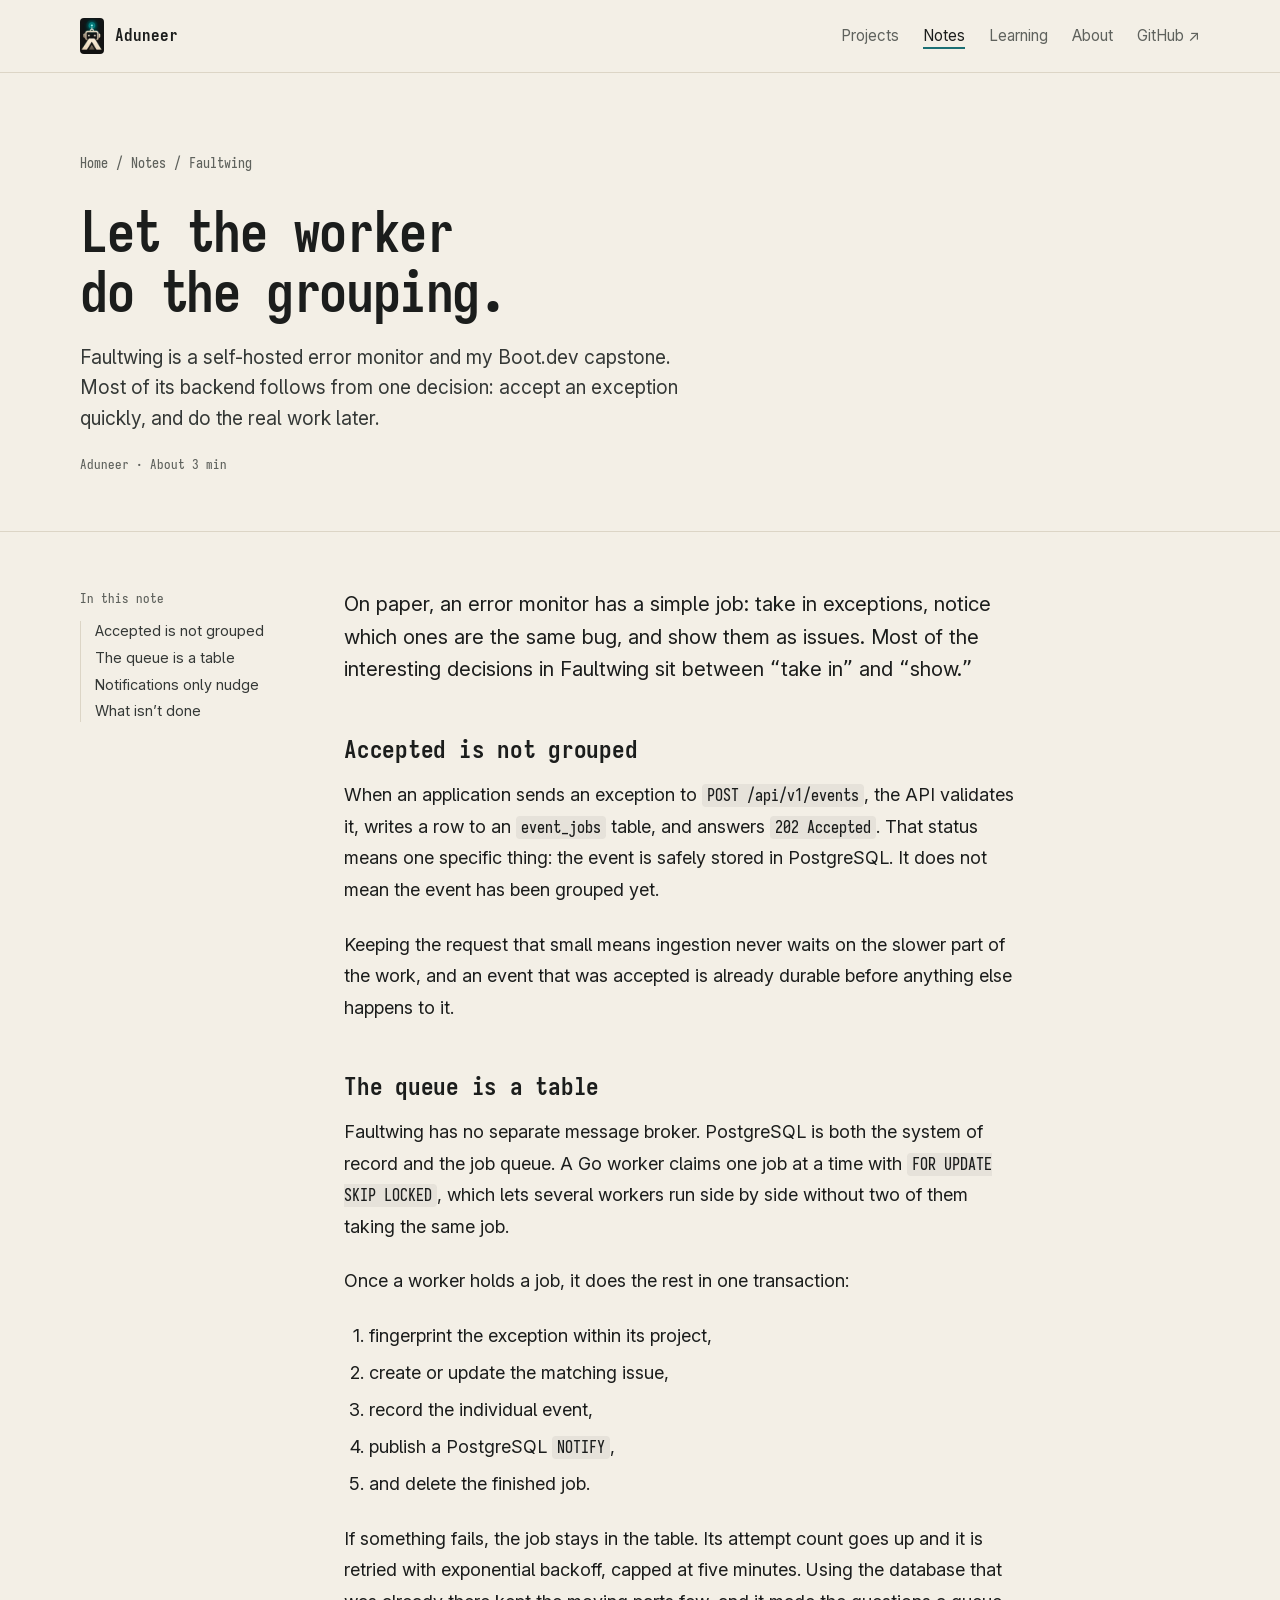
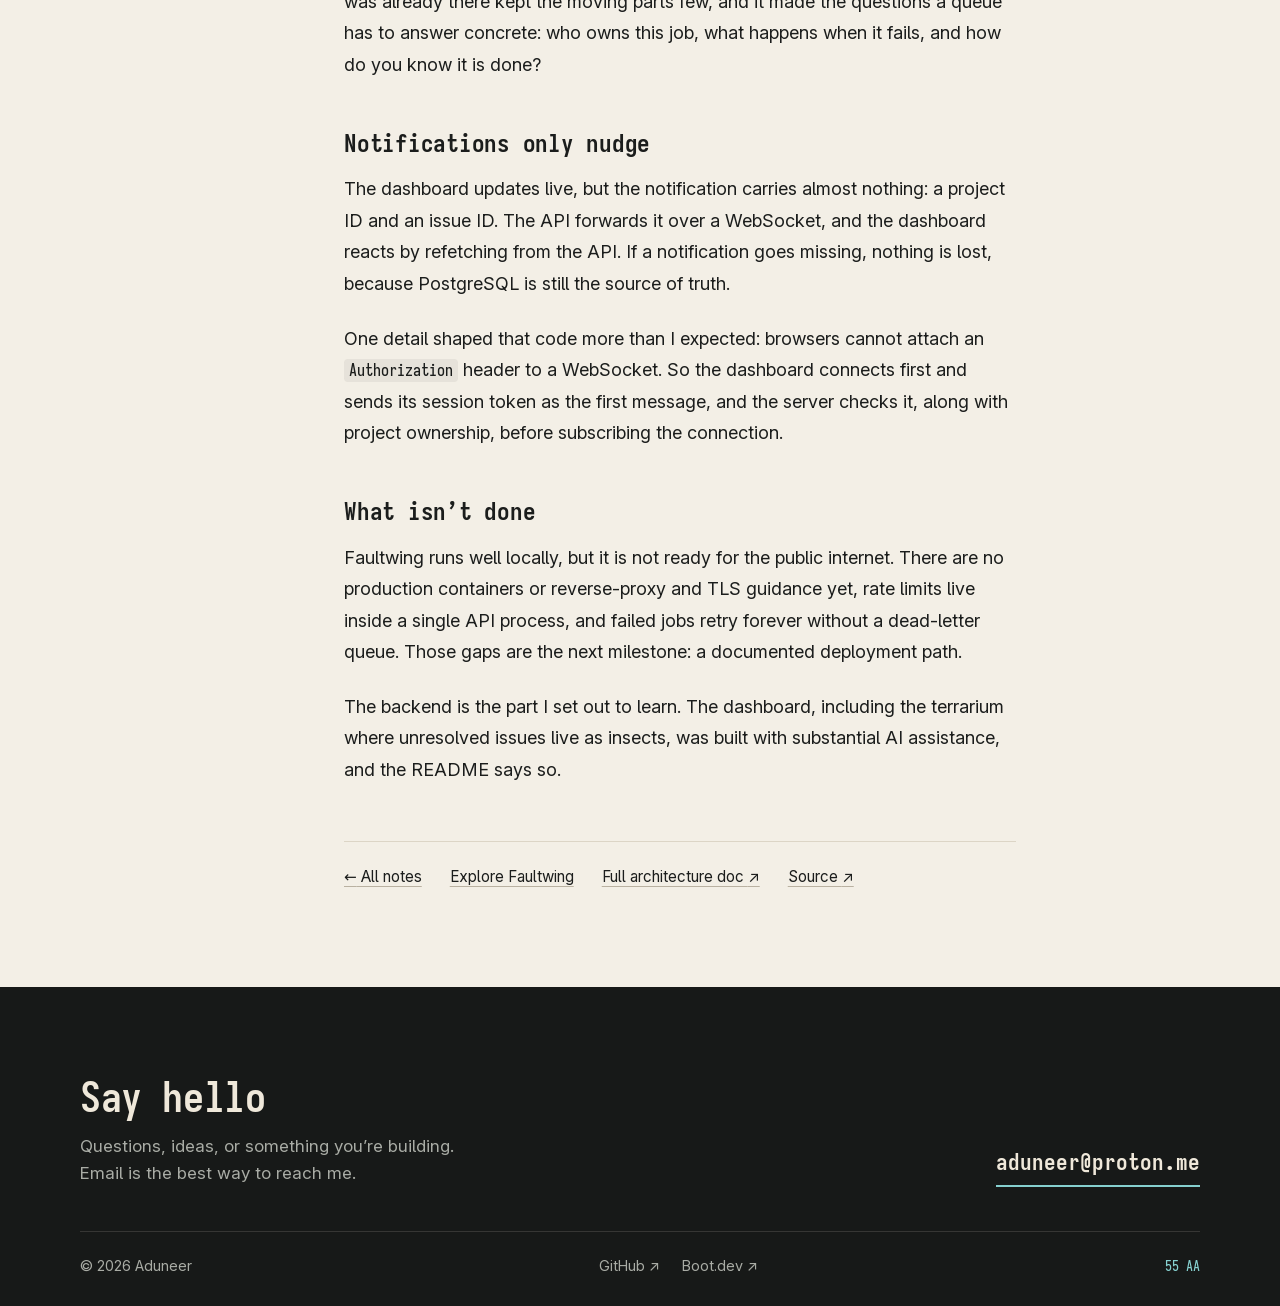
<file: notes/faultwing.html>
<!doctype html>
<html lang="en">
  <head>
    <meta charset="utf-8" />
    <meta name="viewport" content="width=device-width, initial-scale=1" />
    <meta name="description" content="A note on Faultwing, a self-hosted error monitor: a durable job queue in PostgreSQL, workers that claim jobs with SKIP LOCKED, and notifications that only nudge." />
    <meta name="theme-color" content="#f3efe6" />
    <meta property="og:type" content="article" />
    <meta property="og:title" content="Let the worker do the grouping — Aduneer" />
    <meta property="og:description" content="Faultwing accepts an exception quickly, then lets a worker do the real work." />
    <meta property="og:url" content="https://aduneer.github.io/notes/faultwing.html" />
    <meta property="og:image" content="https://aduneer.github.io/assets/aduneer-social-teal-1200.jpg" />
    <meta name="twitter:card" content="summary_large_image" />
    <link rel="canonical" href="https://aduneer.github.io/notes/faultwing.html" />
    <link rel="icon" href="../assets/favicon.svg" type="image/svg+xml" />
    <link rel="preload" href="../assets/iosevka-bold.woff2" as="font" type="font/woff2" crossorigin />
    <link rel="preload" href="../assets/adwaita-sans.woff2" as="font" type="font/woff2" crossorigin />
    <link rel="stylesheet" href="../styles.css" />
    <title>Let the worker do the grouping — Aduneer</title>
  </head>
  <body>
    <a class="skip-link" href="#main-content">Skip to content</a>

    <header class="site-header">
      <div class="wrap header-inner">
        <a class="brand" href="../index.html" aria-label="Aduneer home"><img class="brand-mark" src="../assets/brand-mark-teal.webp" width="120" height="180" alt="" /><span class="brand-name">Aduneer</span></a>
        <nav class="site-nav" aria-label="Primary">
          <a href="../index.html#projects">Projects</a>
          <a href="index.html" aria-current="true">Notes</a>
          <a href="../learning.html">Learning</a>
          <a href="../index.html#about">About</a>
          <a href="https://github.com/Aduneer" target="_blank" rel="noopener noreferrer">GitHub <span aria-hidden="true">↗</span><span class="visually-hidden"> (opens in a new tab)</span></a>
        </nav>
      </div>
    </header>

    <main id="main-content">
      <article>
        <header class="note-hero">
          <div class="wrap">
            <nav class="breadcrumb" aria-label="Breadcrumb"><a href="../index.html">Home</a><span aria-hidden="true">/</span><a href="index.html">Notes</a><span aria-hidden="true">/</span><span aria-current="page">Faultwing</span></nav>
            <h1>Let the worker do the grouping.</h1>
            <p class="note-deck">Faultwing is a self-hosted error monitor and my Boot.dev capstone. Most of its backend follows from one decision: accept an exception quickly, and do the real work later.</p>
            <p class="note-byline label">Aduneer · About 3 min</p>
          </div>
        </header>

        <div class="wrap note-reading-layout">
          <aside class="note-rail" aria-label="On this page"><p class="label">In this note</p><nav><a href="#accepted">Accepted is not grouped</a><a href="#queue">The queue is a table</a><a href="#nudge">Notifications only nudge</a><a href="#not-done">What isn’t done</a></nav></aside>
          <div class="note-prose">
            <p class="note-intro">On paper, an error monitor has a simple job: take in exceptions, notice which ones are the same bug, and show them as issues. Most of the interesting decisions in Faultwing sit between “take in” and “show.”</p>

            <h2 id="accepted">Accepted is not grouped</h2>
            <p>When an application sends an exception to <code>POST /api/v1/events</code>, the API validates it, writes a row to an <code>event_jobs</code> table, and answers <code>202 Accepted</code>. That status means one specific thing: the event is safely stored in PostgreSQL. It does not mean the event has been grouped yet.</p>
            <p>Keeping the request that small means ingestion never waits on the slower part of the work, and an event that was accepted is already durable before anything else happens to it.</p>

            <h2 id="queue">The queue is a table</h2>
            <p>Faultwing has no separate message broker. PostgreSQL is both the system of record and the job queue. A Go worker claims one job at a time with <code>FOR UPDATE SKIP LOCKED</code>, which lets several workers run side by side without two of them taking the same job.</p>
            <p>Once a worker holds a job, it does the rest in one transaction:</p>
            <ol>
              <li>fingerprint the exception within its project,</li>
              <li>create or update the matching issue,</li>
              <li>record the individual event,</li>
              <li>publish a PostgreSQL <code>NOTIFY</code>,</li>
              <li>and delete the finished job.</li>
            </ol>
            <p>If something fails, the job stays in the table. Its attempt count goes up and it is retried with exponential backoff, capped at five minutes. Using the database that was already there kept the moving parts few, and it made the questions a queue has to answer concrete: who owns this job, what happens when it fails, and how do you know it is done?</p>

            <h2 id="nudge">Notifications only nudge</h2>
            <p>The dashboard updates live, but the notification carries almost nothing: a project ID and an issue ID. The API forwards it over a WebSocket, and the dashboard reacts by refetching from the API. If a notification goes missing, nothing is lost, because PostgreSQL is still the source of truth.</p>
            <p>One detail shaped that code more than I expected: browsers cannot attach an <code>Authorization</code> header to a WebSocket. So the dashboard connects first and sends its session token as the first message, and the server checks it, along with project ownership, before subscribing the connection.</p>

            <h2 id="not-done">What isn’t done</h2>
            <p>Faultwing runs well locally, but it is not ready for the public internet. There are no production containers or reverse-proxy and TLS guidance yet, rate limits live inside a single API process, and failed jobs retry forever without a dead-letter queue. Those gaps are the next milestone: a documented deployment path.</p>
            <p>The backend is the part I set out to learn. The dashboard, including the terrarium where unresolved issues live as insects, was built with substantial AI assistance, and the README says so.</p>

            <div class="note-end"><a class="text-link" href="index.html"><span aria-hidden="true">←</span> All notes</a><a class="text-link" href="../index.html#project-faultwing">Explore Faultwing</a><a class="text-link" href="https://github.com/Aduneer/Faultwing/blob/main/docs/architecture.md" target="_blank" rel="noopener noreferrer">Full architecture doc <span aria-hidden="true">↗</span><span class="visually-hidden"> (opens in a new tab)</span></a><a class="text-link" href="https://github.com/Aduneer/Faultwing" target="_blank" rel="noopener noreferrer">Source <span aria-hidden="true">↗</span><span class="visually-hidden"> (opens in a new tab)</span></a></div>
          </div>
        </div>
      </article>
    </main>

    <footer class="site-footer">
      <div class="wrap">
        <div class="footer-top">
          <div>
            <h2>Say hello</h2>
            <p>Questions, ideas, or something you’re building. Email is the best way to reach me.</p>
          </div>
          <a class="footer-email" href="mailto:aduneer@proton.me">aduneer@proton.me</a>
        </div>
        <div class="footer-bottom">
          <p>© 2026 Aduneer</p>
          <nav aria-label="Elsewhere">
            <a href="https://github.com/Aduneer" target="_blank" rel="noopener noreferrer">GitHub <span aria-hidden="true">↗</span><span class="visually-hidden"> (opens in a new tab)</span></a>
            <a href="https://www.boot.dev/u/aduneer" target="_blank" rel="noopener noreferrer">Boot.dev <span aria-hidden="true">↗</span><span class="visually-hidden"> (opens in a new tab)</span></a>
          </nav>
          <abbr title="The 55 AA signature at the end of a legacy boot sector">55 AA</abbr>
        </div>
      </div>
    </footer>
  </body>
</html>
</file>
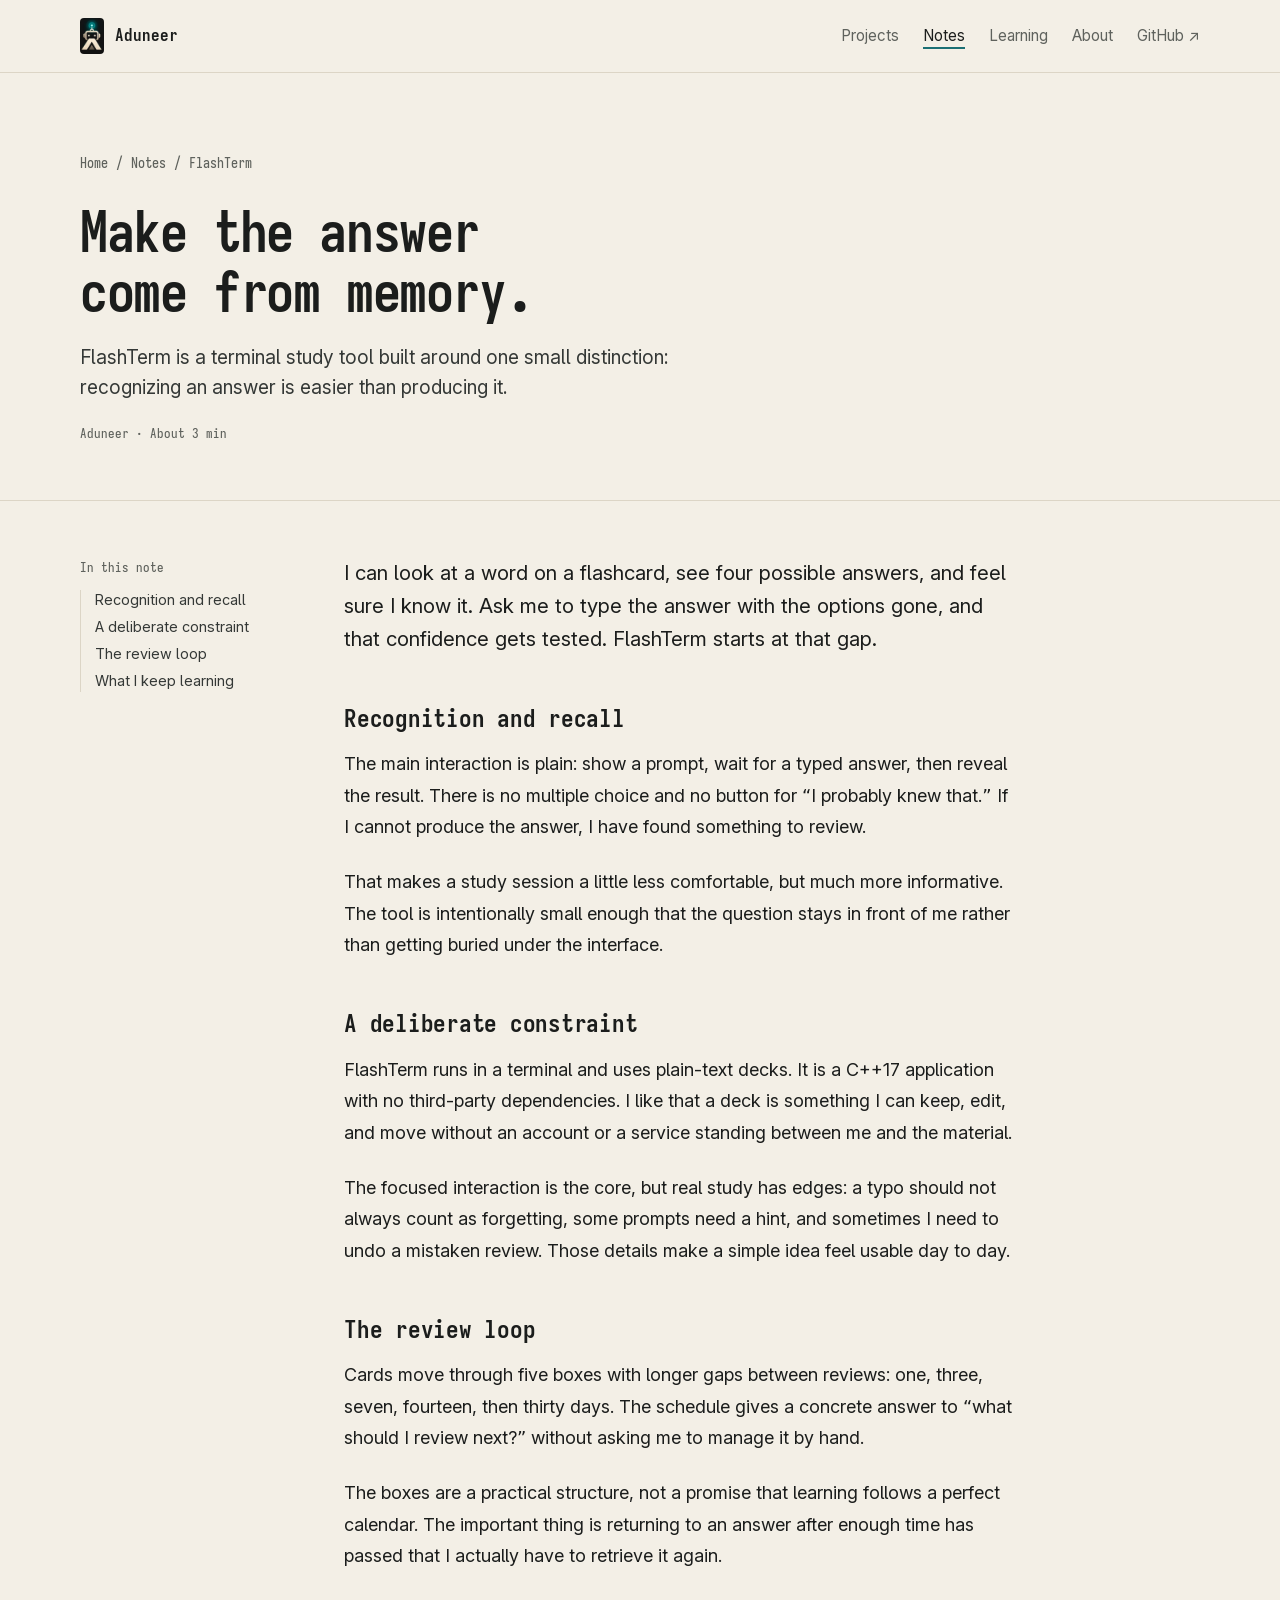
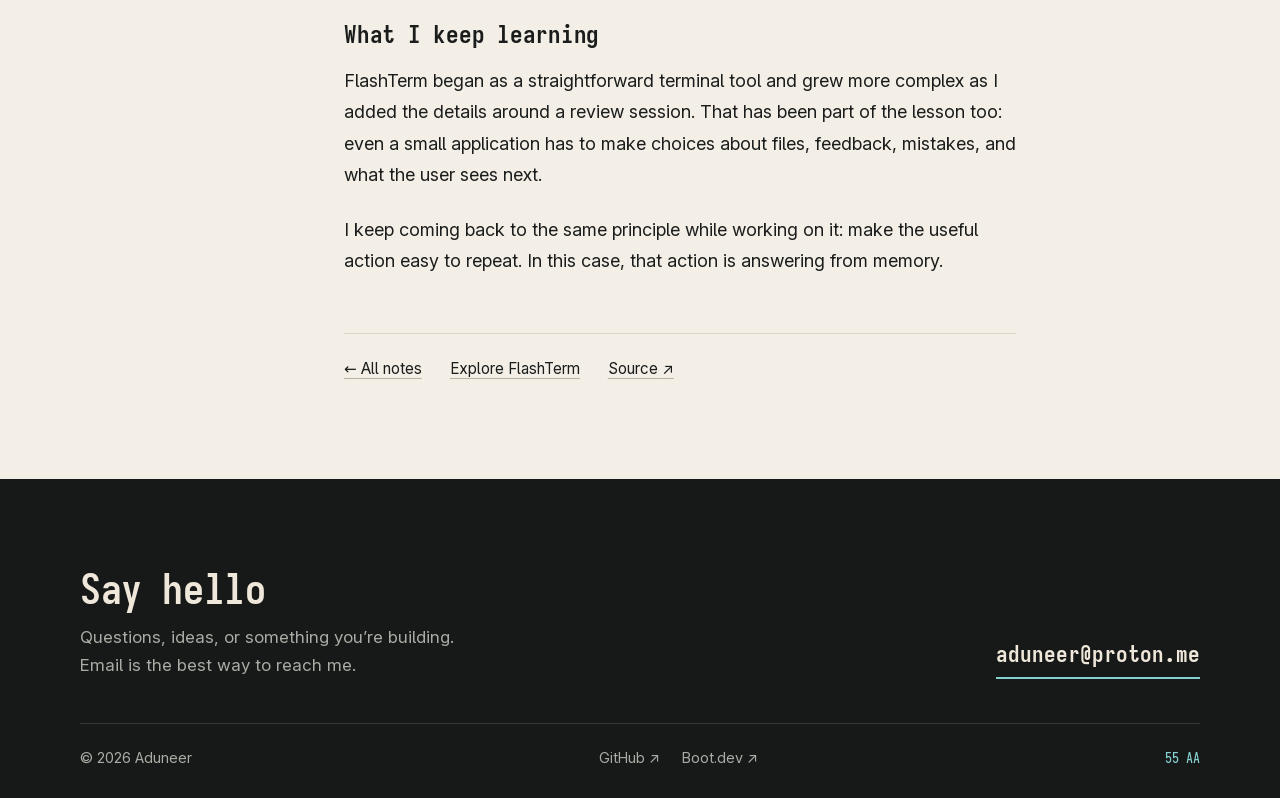
<file: notes/flashterm.html>
<!doctype html>
<html lang="en">
  <head>
    <meta charset="utf-8" />
    <meta name="viewport" content="width=device-width, initial-scale=1" />
    <meta name="description" content="A note on FlashTerm, typing answers from memory, and building a terminal study tool around active recall." />
    <meta name="theme-color" content="#f3efe6" />
    <meta property="og:type" content="article" />
    <meta property="og:title" content="Make the answer come from memory — Aduneer" />
    <meta property="og:description" content="FlashTerm tests the difference between recognizing an answer and producing it from memory." />
    <meta property="og:url" content="https://aduneer.github.io/notes/flashterm.html" />
    <meta property="og:image" content="https://aduneer.github.io/assets/aduneer-social-teal-1200.jpg" />
    <meta name="twitter:card" content="summary_large_image" />
    <link rel="canonical" href="https://aduneer.github.io/notes/flashterm.html" />
    <link rel="icon" href="../assets/favicon.svg" type="image/svg+xml" />
    <link rel="preload" href="../assets/iosevka-bold.woff2" as="font" type="font/woff2" crossorigin />
    <link rel="preload" href="../assets/adwaita-sans.woff2" as="font" type="font/woff2" crossorigin />
    <link rel="stylesheet" href="../styles.css" />
    <title>Make the answer come from memory — Aduneer</title>
  </head>
  <body>
    <a class="skip-link" href="#main-content">Skip to content</a>

    <header class="site-header">
      <div class="wrap header-inner">
        <a class="brand" href="../index.html" aria-label="Aduneer home"><img class="brand-mark" src="../assets/brand-mark-teal.webp" width="120" height="180" alt="" /><span class="brand-name">Aduneer</span></a>
        <nav class="site-nav" aria-label="Primary">
          <a href="../index.html#projects">Projects</a>
          <a href="index.html" aria-current="true">Notes</a>
          <a href="../learning.html">Learning</a>
          <a href="../index.html#about">About</a>
          <a href="https://github.com/Aduneer" target="_blank" rel="noopener noreferrer">GitHub <span aria-hidden="true">↗</span><span class="visually-hidden"> (opens in a new tab)</span></a>
        </nav>
      </div>
    </header>

    <main id="main-content">
      <article>
        <header class="note-hero">
          <div class="wrap">
            <nav class="breadcrumb" aria-label="Breadcrumb"><a href="../index.html">Home</a><span aria-hidden="true">/</span><a href="index.html">Notes</a><span aria-hidden="true">/</span><span aria-current="page">FlashTerm</span></nav>
            <h1>Make the answer come from memory.</h1>
            <p class="note-deck">FlashTerm is a terminal study tool built around one small distinction: recognizing an answer is easier than producing it.</p>
            <p class="note-byline label">Aduneer · About 3 min</p>
          </div>
        </header>

        <div class="wrap note-reading-layout">
          <aside class="note-rail" aria-label="On this page"><p class="label">In this note</p><nav><a href="#recognition">Recognition and recall</a><a href="#design">A deliberate constraint</a><a href="#schedule">The review loop</a><a href="#building">What I keep learning</a></nav></aside>
          <div class="note-prose">
            <p class="note-intro">I can look at a word on a flashcard, see four possible answers, and feel sure I know it. Ask me to type the answer with the options gone, and that confidence gets tested. FlashTerm starts at that gap.</p>

            <h2 id="recognition">Recognition and recall</h2>
            <p>The main interaction is plain: show a prompt, wait for a typed answer, then reveal the result. There is no multiple choice and no button for “I probably knew that.” If I cannot produce the answer, I have found something to review.</p>
            <p>That makes a study session a little less comfortable, but much more informative. The tool is intentionally small enough that the question stays in front of me rather than getting buried under the interface.</p>

            <h2 id="design">A deliberate constraint</h2>
            <p>FlashTerm runs in a terminal and uses plain-text decks. It is a C++17 application with no third-party dependencies. I like that a deck is something I can keep, edit, and move without an account or a service standing between me and the material.</p>
            <p>The focused interaction is the core, but real study has edges: a typo should not always count as forgetting, some prompts need a hint, and sometimes I need to undo a mistaken review. Those details make a simple idea feel usable day to day.</p>

            <h2 id="schedule">The review loop</h2>
            <p>Cards move through five boxes with longer gaps between reviews: one, three, seven, fourteen, then thirty days. The schedule gives a concrete answer to “what should I review next?” without asking me to manage it by hand.</p>
            <p>The boxes are a practical structure, not a promise that learning follows a perfect calendar. The important thing is returning to an answer after enough time has passed that I actually have to retrieve it again.</p>

            <h2 id="building">What I keep learning</h2>
            <p>FlashTerm began as a straightforward terminal tool and grew more complex as I added the details around a review session. That has been part of the lesson too: even a small application has to make choices about files, feedback, mistakes, and what the user sees next.</p>
            <p>I keep coming back to the same principle while working on it: make the useful action easy to repeat. In this case, that action is answering from memory.</p>

            <div class="note-end"><a class="text-link" href="index.html"><span aria-hidden="true">←</span> All notes</a><a class="text-link" href="../index.html#project-flashterm">Explore FlashTerm</a><a class="text-link" href="https://github.com/Aduneer/FlashTerm" target="_blank" rel="noopener noreferrer">Source <span aria-hidden="true">↗</span><span class="visually-hidden"> (opens in a new tab)</span></a></div>
          </div>
        </div>
      </article>
    </main>

    <footer class="site-footer">
      <div class="wrap">
        <div class="footer-top">
          <div>
            <h2>Say hello</h2>
            <p>Questions, ideas, or something you’re building. Email is the best way to reach me.</p>
          </div>
          <a class="footer-email" href="mailto:aduneer@proton.me">aduneer@proton.me</a>
        </div>
        <div class="footer-bottom">
          <p>© 2026 Aduneer</p>
          <nav aria-label="Elsewhere">
            <a href="https://github.com/Aduneer" target="_blank" rel="noopener noreferrer">GitHub <span aria-hidden="true">↗</span><span class="visually-hidden"> (opens in a new tab)</span></a>
            <a href="https://www.boot.dev/u/aduneer" target="_blank" rel="noopener noreferrer">Boot.dev <span aria-hidden="true">↗</span><span class="visually-hidden"> (opens in a new tab)</span></a>
          </nav>
          <abbr title="The 55 AA signature at the end of a legacy boot sector">55 AA</abbr>
        </div>
      </div>
    </footer>
  </body>
</html>
</file>
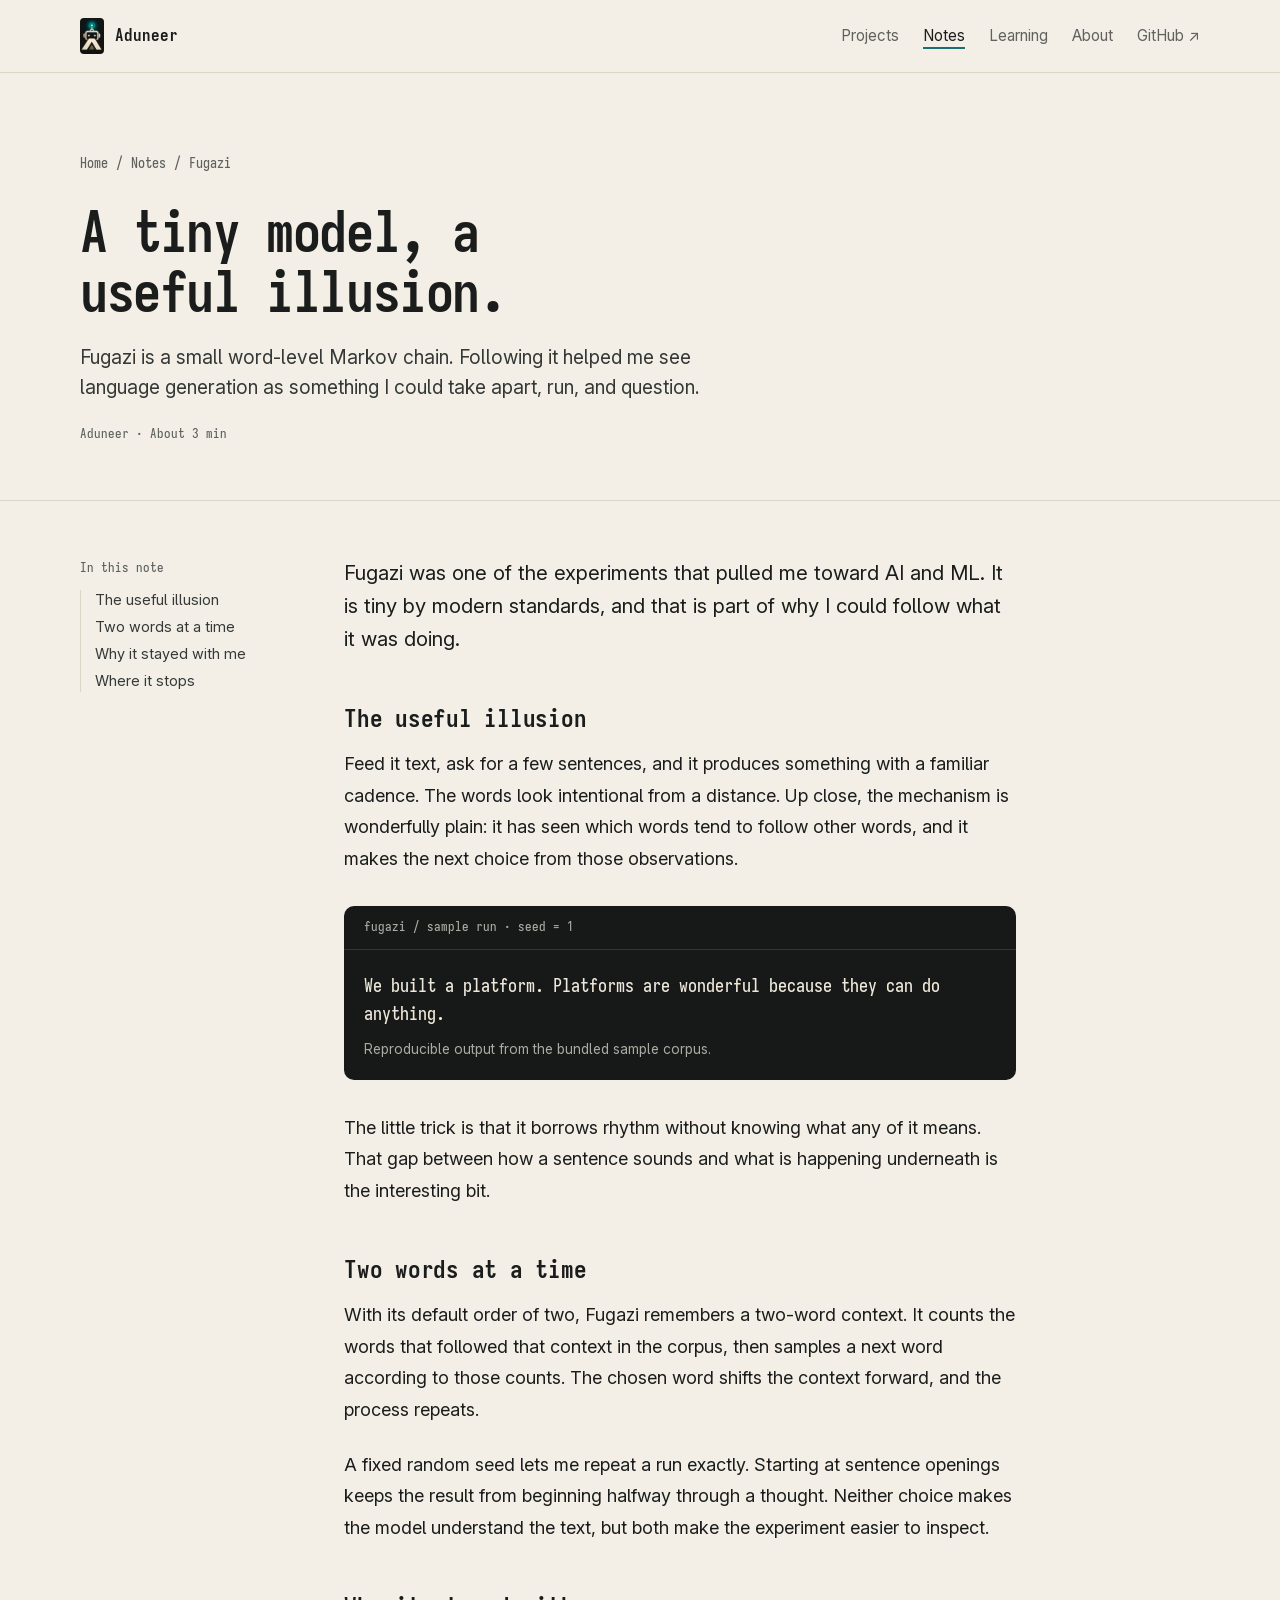
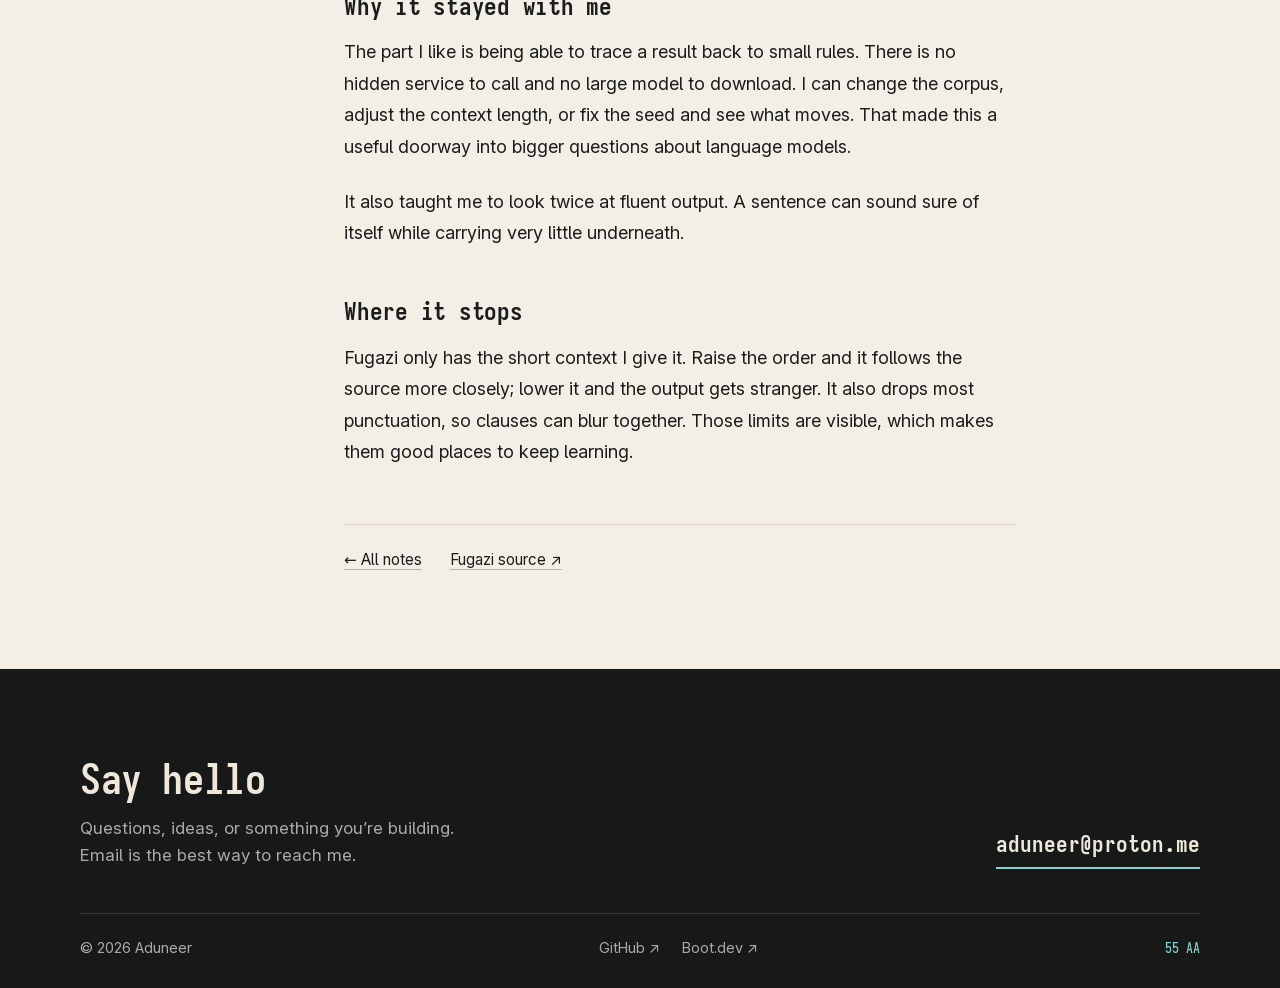
<file: notes/fugazi.html>
<!doctype html>
<html lang="en">
  <head>
    <meta charset="utf-8" />
    <meta name="viewport" content="width=device-width, initial-scale=1" />
    <meta name="description" content="A note on Fugazi, a small word-level Markov chain, and following a question into language models." />
    <meta name="theme-color" content="#f3efe6" />
    <meta property="og:type" content="article" />
    <meta property="og:title" content="A tiny model, a useful illusion — Aduneer" />
    <meta property="og:description" content="Fugazi helped me see language generation as something I could take apart, run, and question." />
    <meta property="og:url" content="https://aduneer.github.io/notes/fugazi.html" />
    <meta property="og:image" content="https://aduneer.github.io/assets/aduneer-social-teal-1200.jpg" />
    <meta name="twitter:card" content="summary_large_image" />
    <link rel="canonical" href="https://aduneer.github.io/notes/fugazi.html" />
    <link rel="icon" href="../assets/favicon.svg" type="image/svg+xml" />
    <link rel="preload" href="../assets/iosevka-bold.woff2" as="font" type="font/woff2" crossorigin />
    <link rel="preload" href="../assets/adwaita-sans.woff2" as="font" type="font/woff2" crossorigin />
    <link rel="stylesheet" href="../styles.css" />
    <title>A tiny model, a useful illusion — Aduneer</title>
  </head>
  <body>
    <a class="skip-link" href="#main-content">Skip to content</a>

    <header class="site-header">
      <div class="wrap header-inner">
        <a class="brand" href="../index.html" aria-label="Aduneer home"><img class="brand-mark" src="../assets/brand-mark-teal.webp" width="120" height="180" alt="" /><span class="brand-name">Aduneer</span></a>
        <nav class="site-nav" aria-label="Primary">
          <a href="../index.html#projects">Projects</a>
          <a href="index.html" aria-current="true">Notes</a>
          <a href="../learning.html">Learning</a>
          <a href="../index.html#about">About</a>
          <a href="https://github.com/Aduneer" target="_blank" rel="noopener noreferrer">GitHub <span aria-hidden="true">↗</span><span class="visually-hidden"> (opens in a new tab)</span></a>
        </nav>
      </div>
    </header>

    <main id="main-content">
      <article>
        <header class="note-hero">
          <div class="wrap">
            <nav class="breadcrumb" aria-label="Breadcrumb"><a href="../index.html">Home</a><span aria-hidden="true">/</span><a href="index.html">Notes</a><span aria-hidden="true">/</span><span aria-current="page">Fugazi</span></nav>
            <h1>A tiny model, a useful illusion.</h1>
            <p class="note-deck">Fugazi is a small word-level Markov chain. Following it helped me see language generation as something I could take apart, run, and question.</p>
            <p class="note-byline label">Aduneer · About 3 min</p>
          </div>
        </header>

        <div class="wrap note-reading-layout">
          <aside class="note-rail" aria-label="On this page"><p class="label">In this note</p><nav><a href="#illusion">The useful illusion</a><a href="#mechanism">Two words at a time</a><a href="#why">Why it stayed with me</a><a href="#limits">Where it stops</a></nav></aside>
          <div class="note-prose">
            <p class="note-intro">Fugazi was one of the experiments that pulled me toward AI and ML. It is tiny by modern standards, and that is part of why I could follow what it was doing.</p>

            <h2 id="illusion">The useful illusion</h2>
            <p>Feed it text, ask for a few sentences, and it produces something with a familiar cadence. The words look intentional from a distance. Up close, the mechanism is wonderfully plain: it has seen which words tend to follow other words, and it makes the next choice from those observations.</p>
            <figure class="note-quote"><div class="note-quote-top">fugazi / sample run · seed = 1</div><blockquote>We built a platform. Platforms are wonderful because they can do anything.</blockquote><figcaption>Reproducible output from the bundled sample corpus.</figcaption></figure>
            <p>The little trick is that it borrows rhythm without knowing what any of it means. That gap between how a sentence sounds and what is happening underneath is the interesting bit.</p>

            <h2 id="mechanism">Two words at a time</h2>
            <p>With its default order of two, Fugazi remembers a two-word context. It counts the words that followed that context in the corpus, then samples a next word according to those counts. The chosen word shifts the context forward, and the process repeats.</p>
            <p>A fixed random seed lets me repeat a run exactly. Starting at sentence openings keeps the result from beginning halfway through a thought. Neither choice makes the model understand the text, but both make the experiment easier to inspect.</p>

            <h2 id="why">Why it stayed with me</h2>
            <p>The part I like is being able to trace a result back to small rules. There is no hidden service to call and no large model to download. I can change the corpus, adjust the context length, or fix the seed and see what moves. That made this a useful doorway into bigger questions about language models.</p>
            <p>It also taught me to look twice at fluent output. A sentence can sound sure of itself while carrying very little underneath.</p>

            <h2 id="limits">Where it stops</h2>
            <p>Fugazi only has the short context I give it. Raise the order and it follows the source more closely; lower it and the output gets stranger. It also drops most punctuation, so clauses can blur together. Those limits are visible, which makes them good places to keep learning.</p>

            <div class="note-end"><a class="text-link" href="index.html"><span aria-hidden="true">←</span> All notes</a><a class="text-link" href="https://github.com/Aduneer/Fugazi-bot" target="_blank" rel="noopener noreferrer">Fugazi source <span aria-hidden="true">↗</span><span class="visually-hidden"> (opens in a new tab)</span></a></div>
          </div>
        </div>
      </article>
    </main>

    <footer class="site-footer">
      <div class="wrap">
        <div class="footer-top">
          <div>
            <h2>Say hello</h2>
            <p>Questions, ideas, or something you’re building. Email is the best way to reach me.</p>
          </div>
          <a class="footer-email" href="mailto:aduneer@proton.me">aduneer@proton.me</a>
        </div>
        <div class="footer-bottom">
          <p>© 2026 Aduneer</p>
          <nav aria-label="Elsewhere">
            <a href="https://github.com/Aduneer" target="_blank" rel="noopener noreferrer">GitHub <span aria-hidden="true">↗</span><span class="visually-hidden"> (opens in a new tab)</span></a>
            <a href="https://www.boot.dev/u/aduneer" target="_blank" rel="noopener noreferrer">Boot.dev <span aria-hidden="true">↗</span><span class="visually-hidden"> (opens in a new tab)</span></a>
          </nav>
          <abbr title="The 55 AA signature at the end of a legacy boot sector">55 AA</abbr>
        </div>
      </div>
    </footer>
  </body>
</html>
</file>
<file: styles.css>
@font-face {
  font-family: "Aduneer Sans";
  src: url("assets/adwaita-sans.woff2") format("woff2");
  font-style: normal;
  font-weight: 400 800;
  font-display: swap;
}

@font-face {
  font-family: "Aduneer Iosevka";
  src: url("assets/iosevka-medium.woff2") format("woff2");
  font-style: normal;
  font-weight: 500;
  font-display: swap;
}

@font-face {
  font-family: "Aduneer Iosevka";
  src: url("assets/iosevka-bold.woff2") format("woff2");
  font-style: normal;
  font-weight: 700;
  font-display: swap;
}

/* The palette comes from the robot mark: cream, near-black, one teal. */
:root {
  --paper: #f3efe6;
  --card: #f9f7f1;
  --ink: #1b1d1c;
  --ink-2: #343836;
  --muted: #5f625d;
  --line: #dcd5c6;
  --line-strong: #b9b1a1;
  --accent: #1b6f74;
  --night: #171918;
  --night-ink: #efe8da;
  --night-muted: #a9aca5;
  --night-line: rgba(239, 232, 218, 0.14);
  --night-accent: #86d0cf;
  --font-ui: "Aduneer Sans", Inter, system-ui, sans-serif;
  --font-mono: "Aduneer Iosevka", ui-monospace, "SFMono-Regular", "Cascadia Code", Menlo,
    Monaco, Consolas, "Liberation Mono", monospace;
  --page-width: 1120px;
}

*,
*::before,
*::after {
  box-sizing: border-box;
}

html {
  scroll-behavior: smooth;
  -webkit-text-size-adjust: 100%;
}

body {
  min-width: 320px;
  margin: 0;
  background: var(--paper);
  color: var(--ink);
  font-family: var(--font-ui);
  font-size: 1.0625rem;
  line-height: 1.6;
}

h1,
h2,
h3,
code,
pre,
.brand-name,
.label {
  font-family: var(--font-mono);
}

h1,
h2,
h3 {
  font-weight: 700;
  line-height: 1.15;
  letter-spacing: -0.01em;
  text-wrap: balance;
}

a {
  color: inherit;
  text-decoration: none;
}

button {
  font: inherit;
  color: inherit;
}

img,
svg {
  display: block;
  max-width: 100%;
}

img {
  height: auto;
}

code {
  font-size: 0.9em;
}

p code {
  padding: 1px 5px;
  border-radius: 4px;
  background: rgba(27, 29, 28, 0.06);
}

::selection {
  background: var(--accent);
  color: var(--paper);
}

:focus-visible {
  outline: 2px solid var(--accent);
  outline-offset: 3px;
}

.visually-hidden {
  position: absolute !important;
  width: 1px !important;
  height: 1px !important;
  padding: 0 !important;
  overflow: hidden !important;
  clip: rect(0, 0, 0, 0) !important;
  white-space: nowrap !important;
  border: 0 !important;
}

.skip-link {
  position: absolute;
  top: 12px;
  left: 12px;
  z-index: 10;
  padding: 10px 14px;
  border-radius: 6px;
  background: var(--ink);
  color: var(--paper);
  transform: translateY(-200%);
}

.skip-link:focus {
  transform: none;
}

.wrap {
  width: min(100% - 40px, var(--page-width));
  margin-inline: auto;
}

.label {
  color: var(--muted);
  font-size: 0.82rem;
  font-weight: 500;
}

.text-link {
  text-decoration: underline;
  text-decoration-color: var(--line-strong);
  text-decoration-thickness: 1px;
  text-underline-offset: 4px;
}

.text-link:hover {
  color: var(--accent);
  text-decoration-color: currentColor;
}

/* Header */

.site-header {
  border-bottom: 1px solid var(--line);
}

.header-inner {
  display: flex;
  flex-wrap: wrap;
  align-items: center;
  justify-content: space-between;
  gap: 10px 32px;
  min-height: 72px;
  padding-block: 12px;
}

.brand {
  display: inline-flex;
  align-items: center;
  gap: 11px;
}

.brand-mark {
  width: 24px;
  height: auto;
  border-radius: 4px;
  transition: filter 200ms ease;
}

/* The antenna lights up. */
.brand:hover .brand-mark {
  filter: drop-shadow(0 0 6px rgba(34, 212, 217, 0.65));
}

.brand-name {
  font-size: 1.05rem;
  font-weight: 700;
}

.site-nav {
  display: flex;
  flex-wrap: wrap;
  gap: 4px 24px;
  font-size: 0.95rem;
}

.site-nav a {
  padding: 4px 0;
  color: var(--muted);
}

.site-nav a:hover,
.site-nav a[aria-current] {
  color: var(--ink);
}

.site-nav a[aria-current] {
  text-decoration: underline;
  text-decoration-color: var(--accent);
  text-decoration-thickness: 2px;
  text-underline-offset: 6px;
}

/* Home: intro */

.intro {
  padding: clamp(56px, 9vw, 112px) 0 clamp(56px, 8vw, 96px);
}

.intro-grid {
  display: grid;
  grid-template-columns: minmax(0, 1.35fr) minmax(300px, 0.85fr);
  align-items: center;
  gap: 48px clamp(40px, 6vw, 88px);
}

.intro h1 {
  max-width: 20ch;
  margin: 0;
  font-size: clamp(2.3rem, 5vw, 3.5rem);
  line-height: 1.06;
  letter-spacing: -0.025em;
}

.intro-lead {
  max-width: 34rem;
  margin: 24px 0 0;
  color: var(--ink-2);
  font-size: 1.15rem;
}

.intro-links {
  display: flex;
  flex-wrap: wrap;
  align-items: center;
  gap: 14px 26px;
  margin-top: 32px;
}

.button {
  display: inline-flex;
  align-items: center;
  gap: 10px;
  padding: 11px 18px;
  border-radius: 6px;
  background: var(--ink);
  color: var(--paper);
  font-weight: 600;
  transition: background-color 150ms ease;
}

.button:hover {
  background: var(--accent);
}

.button svg {
  width: 17px;
  height: 17px;
  fill: none;
  stroke: currentColor;
  stroke-width: 1.6;
}

/* The ID card has two faces and spins like a coin (see home.js). */
.id-card {
  position: relative;
  perspective: 1400px;
}

.id-card-inner {
  display: grid;
  transform-style: preserve-3d;
  transition: transform 750ms cubic-bezier(0.25, 0.9, 0.3, 1.12);
}

.id-face {
  grid-area: 1 / 1;
  min-width: 0;
  padding: 24px 24px 20px;
  overflow: hidden;
  border-radius: 12px;
  background: var(--night);
  color: var(--night-ink);
  backface-visibility: hidden;
  -webkit-backface-visibility: hidden;
}

.id-back {
  transform: rotateY(180deg);
}

.id-card.is-interactive {
  cursor: grab;
  touch-action: pan-y;
}

.id-card.is-dragging {
  cursor: grabbing;
  user-select: none;
}

.id-card.is-dragging .id-card-inner {
  transition: none;
}

.id-flip {
  position: absolute;
  top: 20px;
  right: 20px;
  z-index: 2;
  display: grid;
  width: 36px;
  height: 36px;
  padding: 0;
  place-items: center;
  border: 1px solid var(--night-line);
  border-radius: 50%;
  background: transparent;
  color: var(--night-accent);
  cursor: pointer;
  transition: background-color 150ms ease;
}

.id-flip:hover {
  background: rgba(239, 232, 218, 0.08);
}

.id-flip:focus-visible {
  outline-color: var(--night-accent);
}

.id-flip svg {
  width: 18px;
  height: 18px;
  fill: none;
  stroke: currentColor;
  stroke-linecap: round;
  stroke-linejoin: round;
  stroke-width: 1.5;
}

.id-flip[aria-pressed="true"] svg {
  transform: scaleX(-1);
}

.id-hint {
  margin: 10px 4px 0;
  font-size: 0.75rem;
  text-align: right;
}

.id-card-wrap .id-hint {
  display: none;
}

.id-card-wrap:has(.is-interactive) .id-hint {
  display: block;
}

.id-front .id-card-head {
  padding-right: 48px;
}

/* The back of a card gets a magnetic stripe. */
.id-stripe {
  display: block;
  height: 30px;
  margin: -6px -24px 18px;
  background: #050605;
}

.id-card-head {
  display: flex;
  align-items: center;
  gap: 14px;
  padding-bottom: 18px;
  border-bottom: 1px solid var(--night-line);
}

.id-card-head img {
  width: 52px;
  height: 52px;
  border-radius: 9px;
}

.id-card-head strong {
  display: block;
  font-family: var(--font-mono);
  font-size: 1.1rem;
}

.id-card-head span {
  color: var(--night-muted);
  font-family: var(--font-mono);
  font-size: 0.85rem;
}

.id-facts {
  margin: 4px 0 0;
}

.id-facts div {
  display: grid;
  grid-template-columns: 6rem minmax(0, 1fr);
  gap: 12px;
  padding: 11px 0;
  border-bottom: 1px solid var(--night-line);
}

.id-facts dt {
  padding-top: 2px;
  color: var(--night-muted);
  font-family: var(--font-mono);
  font-size: 0.82rem;
}

.id-facts dd {
  margin: 0;
  font-size: 0.95rem;
  line-height: 1.5;
}

.id-facts dd small {
  color: var(--night-muted);
  font-size: 0.85rem;
}

.id-more {
  display: inline-block;
  margin-top: 16px;
  color: var(--night-accent);
  font-size: 0.9rem;
}

.id-more:hover {
  color: var(--night-ink);
}

.id-back {
  display: flex;
  flex-direction: column;
  background: #e8e1d3;
  color: var(--ink);
}

.id-back a {
  text-decoration: underline;
  text-underline-offset: 3px;
}

.id-sign-label {
  margin: 0 0 6px;
  color: var(--muted);
  font-family: var(--font-mono);
  font-size: 0.75rem;
}

/* Hatched like a real signature panel, signed in blue ink. */
.id-signature {
  margin: 0;
  padding: 6px 14px;
  border-radius: 3px;
  background: repeating-linear-gradient(-45deg, #f7f2e8 0 6px, #ece4d4 6px 12px);
  color: #26449a;
  font-family: var(--font-mono);
  font-size: 1.45rem;
  font-style: italic;
  font-weight: 700;
}

.id-fineprint {
  margin: 14px 0 0;
  color: var(--ink-2);
  font-size: 0.85rem;
  line-height: 1.5;
}

.id-barcode {
  display: flex;
  align-items: flex-end;
  gap: 12px;
  margin-top: auto;
  padding-top: 18px;
}

.id-barcode svg {
  width: 150px;
  height: 34px;
  fill: var(--ink);
}

.id-barcode span {
  color: var(--muted);
  font-family: var(--font-mono);
  font-size: 0.75rem;
  letter-spacing: 0.2em;
}

/* Sections */

.section {
  padding: clamp(48px, 7vw, 80px) 0;
  border-top: 1px solid var(--line);
}

.section-head {
  display: flex;
  flex-wrap: wrap;
  align-items: baseline;
  justify-content: space-between;
  gap: 8px 24px;
  margin-bottom: 28px;
}

.section-head h2,
.about-grid h2 {
  margin: 0;
  font-size: clamp(1.6rem, 3vw, 2.1rem);
}

.section-head p {
  margin: 0;
  color: var(--muted);
}

/* Projects */

.project-grid {
  display: grid;
  grid-template-columns: repeat(3, minmax(0, 1fr));
  align-items: start;
  gap: 20px;
}

.project-card {
  min-width: 0;
  border: 1px solid var(--line);
  border-radius: 10px;
  background: var(--card);
  transition: border-color 150ms ease;
}

.project-card:hover,
.project-card:focus-within {
  border-color: var(--line-strong);
}

.project-disclosure summary {
  display: flex;
  min-height: 236px;
  flex-direction: column;
  padding: 22px 22px 20px;
  cursor: pointer;
  list-style: none;
}

.project-disclosure summary::-webkit-details-marker {
  display: none;
}

.project-disclosure summary:focus-visible {
  outline-offset: -4px;
  border-radius: 10px;
}

.project-card-top {
  display: flex;
  justify-content: space-between;
  gap: 16px;
  color: var(--muted);
  font-family: var(--font-mono);
  font-size: 0.82rem;
}

.project-card h3 {
  margin: 26px 0 0;
  font-size: 1.35rem;
}

.project-summary {
  margin-top: 8px;
  color: var(--ink-2);
  font-size: 0.97rem;
  line-height: 1.55;
}

.project-trace {
  width: fit-content;
  margin-top: 14px;
  padding-left: 10px;
  border-left: 2px solid currentColor;
  color: var(--accent);
  font-family: var(--font-mono);
  font-size: 0.82rem;
}

.project-explore {
  display: flex;
  align-items: center;
  justify-content: space-between;
  margin-top: auto;
  padding-top: 22px;
  color: var(--accent);
  font-size: 0.92rem;
  font-weight: 600;
}

.project-explore svg {
  width: 18px;
  height: 18px;
  fill: none;
  stroke: currentColor;
  stroke-width: 1.4;
  transition: transform 150ms ease;
}

.project-disclosure[open] .project-explore svg {
  transform: rotate(180deg);
}

.project-disclosure[open] summary {
  min-height: 0;
  border-bottom: 1px solid var(--line);
}

.project-details {
  padding: 20px 22px 22px;
}

.project-detail-intro {
  margin: 0;
  color: var(--ink-2);
  font-size: 0.97rem;
}

.project-detail-intro span,
.visual-label {
  display: block;
  margin: 0 0 6px;
  color: var(--muted);
  font-family: var(--font-mono);
  font-size: 0.82rem;
}

.project-screenshot {
  width: min(100%, 300px);
  margin: 20px auto 0;
  overflow: hidden;
  border: 1px solid var(--line);
  border-radius: 8px;
  background: #e9e5db;
}

.project-screenshot a {
  display: block;
}

.project-screenshot img {
  width: 100%;
  height: 168px;
  padding: 6px;
  object-fit: contain;
}

.project-screenshot-terminal,
.project-screenshot-terminal img {
  background: #1c1b19;
}

.project-screenshot-code {
  width: min(100%, 320px);
  background: var(--night);
}

.project-screenshot figcaption {
  padding: 8px 11px;
  border-top: 1px solid var(--line);
  background: var(--card);
  color: var(--muted);
  font-size: 0.75rem;
  line-height: 1.4;
}

.fugazi-terminal {
  min-height: 168px;
  padding: 12px 14px;
  color: var(--night-ink);
}

.fugazi-terminal-bar {
  color: var(--night-muted);
  font-family: var(--font-mono);
  font-size: 0.72rem;
}

.fugazi-terminal pre {
  margin: 14px 0 0;
  font-size: 0.78rem;
  line-height: 1.55;
  white-space: pre-wrap;
  overflow-wrap: anywhere;
}

.fugazi-terminal code span {
  color: var(--night-accent);
}

.project-visual {
  margin-top: 20px;
}

.review-track {
  display: grid;
  grid-template-columns: repeat(5, minmax(0, 1fr));
  align-items: end;
  gap: 4px;
  margin: 0;
  padding: 0;
  list-style: none;
}

/* Each box sits a little taller: the gaps between reviews keep growing. */
.review-track li {
  padding: 8px 2px;
  border: 1px solid var(--line);
  border-radius: 4px;
  text-align: center;
}

.review-track li:nth-child(2) { padding-top: 12px; }
.review-track li:nth-child(3) { padding-top: 16px; }
.review-track li:nth-child(4) { padding-top: 20px; }
.review-track li:nth-child(5) { padding-top: 24px; border-color: var(--line-strong); }

.review-track span,
.review-track strong {
  display: block;
}

.review-track span {
  color: var(--muted);
  font-size: 0.7rem;
}

.review-track strong {
  margin-top: 3px;
  font-family: var(--font-mono);
  font-size: 0.78rem;
}

.project-facts {
  margin: 20px 0 0;
}

.project-facts > div {
  display: grid;
  grid-template-columns: 84px minmax(0, 1fr);
  gap: 12px;
  padding: 11px 0;
  border-top: 1px solid var(--line);
}

.project-facts dt {
  padding-top: 2px;
  color: var(--muted);
  font-family: var(--font-mono);
  font-size: 0.8rem;
}

.project-facts dd {
  margin: 0;
  color: var(--ink-2);
  font-size: 0.9rem;
  line-height: 1.55;
}

.project-actions {
  display: flex;
  flex-wrap: wrap;
  gap: 8px;
  padding: 0 22px 20px;
}

.project-actions a {
  display: inline-flex;
  align-items: center;
  gap: 6px;
  min-height: 36px;
  padding: 6px 11px;
  border: 1px solid var(--line-strong);
  border-radius: 6px;
  font-size: 0.86rem;
  transition: border-color 150ms ease, color 150ms ease;
}

.project-actions a:hover {
  border-color: var(--accent);
  color: var(--accent);
}

.more-work {
  display: flex;
  flex-wrap: wrap;
  align-items: baseline;
  gap: 10px 22px;
  margin-top: 32px;
  padding-top: 20px;
  border-top: 1px solid var(--line);
  font-size: 0.92rem;
}

/* Lightbox for project previews */

html:has(.lightbox[open]) {
  overflow: hidden;
}

.lightbox {
  width: fit-content;
  max-width: min(1180px, 100vw - 32px);
  max-height: calc(100dvh - 32px);
  padding: 0;
  overflow: hidden;
  border: 0;
  border-radius: 10px;
  background: var(--night);
  color: var(--night-ink);
}

.lightbox[open] {
  animation: lightbox-in 180ms ease-out;
}

.lightbox::backdrop {
  background: rgba(23, 25, 24, 0.82);
}

.lightbox figure {
  margin: 0;
}

.lightbox img {
  width: auto;
  max-width: 100%;
  max-height: calc(100dvh - 92px);
  margin-inline: auto;
}

.lightbox figcaption {
  padding: 12px 56px 14px 16px;
  color: var(--night-muted);
  font-size: 0.9rem;
}

.lightbox-close {
  position: absolute;
  right: 10px;
  bottom: 7px;
  width: 36px;
  height: 36px;
  padding: 0;
  border: 1px solid var(--night-line);
  border-radius: 50%;
  background: var(--night);
  color: var(--night-ink);
  font-size: 1.3rem;
  line-height: 1;
  cursor: pointer;
}

.lightbox-close:hover {
  background: #262927;
}

.lightbox-close:focus-visible {
  outline-color: var(--night-accent);
}

@keyframes lightbox-in {
  from {
    opacity: 0;
    transform: scale(0.98);
  }
}

.project-screenshot a {
  cursor: zoom-in;
}

/* Playground: Fugazi and FlashTerm in the browser */

.play-grid {
  display: grid;
  grid-template-columns: repeat(2, minmax(0, 1fr));
  gap: 20px;
}

.play-panel {
  display: flex;
  min-width: 0;
  flex-direction: column;
  padding: 24px;
  border: 1px solid var(--line);
  border-radius: 10px;
  background: var(--card);
}

.play-head {
  display: flex;
  flex-wrap: wrap;
  align-items: baseline;
  justify-content: space-between;
  gap: 4px 12px;
}

.play-head h3 {
  margin: 0;
  font-size: 1.35rem;
}

.fugazi-output {
  min-height: 8.6em;
  margin: 18px 0 0;
  padding: 16px 18px;
  border-radius: 8px;
  background: var(--paper);
  font-size: 1.1rem;
  line-height: 1.6;
}

.fugazi-output .is-latest {
  color: var(--accent);
}

.fugazi-readout {
  min-height: 2.8em;
  margin: 10px 0 0;
  font-size: 0.8rem;
  line-height: 1.4;
}

.play-actions {
  display: flex;
  flex-wrap: wrap;
  align-items: center;
  gap: 12px 22px;
  margin-top: auto;
  padding-top: 14px;
}

.play-note {
  margin: 14px 0 0;
  color: var(--muted);
  font-size: 0.85rem;
}

.button:disabled {
  opacity: 0.6;
  cursor: default;
}

.flash-question {
  min-height: 3.3em;
  margin: 18px 0 0;
  font-size: 1.1rem;
  line-height: 1.5;
}

.flash-form {
  display: flex;
  gap: 10px;
  margin-top: 14px;
}

.flash-form input {
  min-width: 0;
  flex: 1;
  padding: 10px 12px;
  border: 1px solid var(--line-strong);
  border-radius: 6px;
  background: var(--paper);
  color: var(--ink);
  font: 500 1rem var(--font-mono);
}

.flash-form input:focus-visible {
  outline-offset: 1px;
}

.flash-form input:disabled {
  color: var(--muted);
}

.flash-row {
  display: flex;
  align-items: baseline;
  gap: 14px;
  min-height: 3.2em;
  margin-top: 10px;
}

.flash-hint {
  flex: 0 0 auto;
  padding: 0;
  border: 0;
  background: none;
  color: var(--accent);
  font-size: 0.9rem;
  text-decoration: underline;
  text-underline-offset: 4px;
  cursor: pointer;
}

.flash-hint:disabled {
  color: var(--muted);
  text-decoration: none;
  cursor: default;
}

.flash-feedback {
  margin: 0;
  color: var(--ink-2);
  font-size: 0.92rem;
}

.flash-feedback.is-right {
  color: var(--accent);
}

.flash-feedback.is-wrong {
  color: #a33a2c;
}

.flash-boxes {
  display: grid;
  grid-template-columns: repeat(5, minmax(0, 1fr));
  gap: 6px;
  margin: auto 0 0;
  padding: 14px 0 0;
  list-style: none;
}

.flash-boxes li {
  display: flex;
  flex-direction: column;
  align-items: center;
  gap: 1px;
  padding: 8px 2px;
  border: 1px solid var(--line);
  border-radius: 6px;
  text-align: center;
}

.flash-boxes span,
.flash-boxes small {
  color: var(--muted);
  font-size: 0.72rem;
}

.flash-boxes span {
  font-family: var(--font-mono);
}

.flash-boxes strong {
  font-family: var(--font-mono);
  font-size: 1.15rem;
}

.flash-boxes li.is-current {
  border-color: var(--accent);
  background: rgba(27, 111, 116, 0.07);
}

.flash-boxes li.is-pulse {
  animation: box-pulse 500ms ease;
}

@keyframes box-pulse {
  40% {
    transform: scale(1.08);
  }
}

/* Notes list (home and notes index) */

.note-list {
  margin: 0;
  padding: 0;
  list-style: none;
  border-top: 1px solid var(--line);
}

.note-list li {
  position: relative;
  display: grid;
  grid-template-columns: minmax(0, 1fr) auto;
  gap: 6px 32px;
  padding: 22px 0;
  border-bottom: 1px solid var(--line);
}

.note-list h2,
.note-list h3 {
  margin: 0;
  font-size: 1.25rem;
}

.note-list h2 a::after,
.note-list h3 a::after {
  position: absolute;
  inset: 0;
  content: "";
}

.note-list li:hover h2,
.note-list li:hover h3 {
  color: var(--accent);
}

.note-list p {
  grid-column: 1;
  max-width: 62ch;
  margin: 0;
  color: var(--ink-2);
  font-size: 0.97rem;
}

.note-list .label {
  grid-row: 1;
  grid-column: 2;
  padding-top: 4px;
  white-space: nowrap;
}

/* About */

.about-grid {
  display: grid;
  grid-template-columns: minmax(0, 1fr) minmax(0, 2fr);
  gap: 20px 64px;
}

.about-body p {
  max-width: 60ch;
  margin: 0 0 1em;
  font-size: 1.1rem;
}

/* A rabbit hole for people who look closely: only the ears show until you
   hover or focus it. */
.rabbit-door {
  position: relative;
  display: inline-block;
  width: 84px;
  margin-top: 8px;
  padding-bottom: 6px;
  border-radius: 6px;
}

.rabbit-door::after {
  position: absolute;
  right: 4px;
  bottom: 0;
  left: 4px;
  height: 12px;
  border-radius: 50%;
  background: #2b2925;
  content: "";
}

.rabbit-door-peek {
  position: relative;
  z-index: 1;
  display: block;
  height: 54px;
  margin-inline: 12px;
  overflow: hidden;
}

.rabbit-door img {
  width: 60px;
  transform: translateY(26px);
  transition: transform 320ms cubic-bezier(0.2, 0.9, 0.3, 1.25);
}

.rabbit-door:hover img,
.rabbit-door:focus-visible img {
  transform: translateY(4px);
}

/* Footer */

.site-footer {
  padding: clamp(56px, 8vw, 88px) 0 28px;
  background: var(--night);
  color: var(--night-ink);
}

.footer-top {
  display: flex;
  flex-wrap: wrap;
  align-items: end;
  justify-content: space-between;
  gap: 28px 40px;
  padding-bottom: 44px;
  border-bottom: 1px solid var(--night-line);
}

.footer-top h2 {
  margin: 0 0 10px;
  font-size: clamp(1.8rem, 4vw, 2.6rem);
}

.footer-top p {
  max-width: 42ch;
  margin: 0;
  color: var(--night-muted);
}

.footer-email {
  padding-bottom: 4px;
  border-bottom: 2px solid var(--night-accent);
  font-family: var(--font-mono);
  font-size: clamp(1.1rem, 2.4vw, 1.45rem);
  font-weight: 700;
}

.footer-email:hover {
  color: var(--night-accent);
}

.footer-bottom {
  display: flex;
  flex-wrap: wrap;
  align-items: baseline;
  justify-content: space-between;
  gap: 12px 24px;
  padding-top: 22px;
  color: var(--night-muted);
  font-size: 0.9rem;
}

.footer-bottom p {
  margin: 0;
}

.footer-bottom nav {
  display: flex;
  flex-wrap: wrap;
  gap: 6px 22px;
}

.footer-bottom nav a:hover {
  color: var(--night-ink);
}

.footer-bottom abbr {
  color: var(--night-accent);
  font-family: var(--font-mono);
  text-decoration: none;
  cursor: help;
}

/* Bytes 510 and 511: the boot signature sits at offset 0x1FE. */
.footer-sig::before {
  color: var(--night-muted);
  content: "0x1FE ";
  opacity: 0;
  transition: opacity 150ms ease;
}

.footer-sig:hover::before {
  opacity: 1;
}

/* Inner pages */

.page-intro {
  padding: clamp(48px, 8vw, 96px) 0 clamp(40px, 6vw, 64px);
}

.page-intro h1 {
  margin: 0;
  font-size: clamp(2.4rem, 5.5vw, 3.8rem);
  letter-spacing: -0.025em;
}

.page-lead {
  max-width: 38rem;
  margin: 18px 0 0;
  color: var(--ink-2);
  font-size: 1.15rem;
}

.page-intro + .section {
  padding-top: 0;
  border-top: 0;
}

.page-next {
  margin: 40px 0 0;
}

/* Learning */

.milestone-grid {
  display: grid;
  grid-template-columns: repeat(3, minmax(0, 1fr));
  align-items: start;
  gap: 20px;
}

.milestone {
  display: flex;
  min-width: 0;
  flex-direction: column;
  padding: 26px;
  border: 1px solid var(--line);
  border-radius: 10px;
  background: var(--card);
}

.milestone-boot {
  border-color: var(--night);
  background: var(--night);
  color: var(--night-ink);
}

.milestone-boot .label {
  color: var(--night-muted);
}

.milestone h2 {
  margin: 20px 0 12px;
  font-size: 1.45rem;
}

.milestone h2 small {
  display: block;
  margin-top: 5px;
  color: var(--accent);
  font-size: 0.85rem;
  font-weight: 500;
}

.milestone-boot h2 small {
  color: var(--night-accent);
}

.milestone p {
  margin: 0 0 22px;
  color: var(--ink-2);
  font-size: 0.97rem;
}

.milestone-boot p {
  color: var(--night-muted);
}

.milestone-certs {
  margin: 0 0 22px;
  padding: 0;
  list-style: none;
}

.milestone-certs li + li {
  border-top: 1px solid var(--night-line);
}

.milestone-certs a {
  display: grid;
  grid-template-columns: minmax(0, 1fr) auto auto;
  align-items: baseline;
  gap: 12px;
  padding: 9px 0;
  font-size: 0.92rem;
}

.milestone-certs time {
  color: var(--night-muted);
  font-family: var(--font-mono);
  font-size: 0.8rem;
}

.milestone-certs a > span[aria-hidden] {
  color: var(--night-accent);
}

.milestone-certs a:hover > span:first-child {
  text-decoration: underline;
  text-underline-offset: 4px;
}

.milestone-foot {
  margin-top: auto;
  padding-top: 14px;
  border-top: 1px solid var(--line);
  font-size: 0.9rem;
}

.milestone-boot .milestone-foot {
  border-color: var(--night-line);
}

.milestone-boot .text-link {
  color: var(--night-accent);
  text-decoration-color: currentColor;
}

/* Notes: posts */

.breadcrumb {
  display: flex;
  flex-wrap: wrap;
  gap: 8px;
  color: var(--muted);
  font-family: var(--font-mono);
  font-size: 0.85rem;
}

.breadcrumb a:hover {
  color: var(--accent);
}

.note-hero {
  padding: clamp(40px, 7vw, 80px) 0 clamp(36px, 5vw, 56px);
  border-bottom: 1px solid var(--line);
}

.note-hero h1 {
  max-width: 22ch;
  margin: 28px 0 18px;
  font-size: clamp(2.2rem, 5vw, 3.5rem);
  line-height: 1.08;
  letter-spacing: -0.025em;
}

.note-deck {
  max-width: 40rem;
  margin: 0;
  color: var(--ink-2);
  font-size: 1.2rem;
}

.note-byline {
  margin: 20px 0 0;
}

.note-reading-layout {
  display: grid;
  grid-template-columns: 200px minmax(0, 42rem);
  gap: 64px;
  padding-block: 56px 96px;
}

.note-rail {
  position: sticky;
  top: 32px;
  align-self: start;
  font-size: 0.9rem;
}

.note-rail p {
  margin: 0 0 12px;
}

.note-rail nav {
  display: grid;
  gap: 6px;
  padding-left: 14px;
  border-left: 1px solid var(--line);
}

.note-rail a {
  color: var(--ink-2);
  line-height: 1.45;
}

.note-rail a:hover {
  color: var(--accent);
}

.note-prose {
  min-width: 0;
  font-size: 1.125rem;
  line-height: 1.75;
}

.note-prose p {
  margin: 0 0 1.3em;
}

.note-prose ol {
  margin: 0 0 1.3em;
  padding-left: 1.4em;
}

.note-prose li + li {
  margin-top: 0.3em;
}

.note-prose code {
  padding: 1px 5px;
  border-radius: 4px;
  background: rgba(27, 29, 28, 0.06);
}

.note-prose .note-intro {
  font-size: 1.28rem;
  line-height: 1.6;
}

.note-prose h2 {
  margin: 2em 0 0.6em;
  font-size: 1.55rem;
  scroll-margin-top: 24px;
}

.note-quote {
  margin: 32px 0;
  overflow: hidden;
  border-radius: 10px;
  background: var(--night);
  color: var(--night-ink);
}

.note-quote-top {
  padding: 10px 20px;
  border-bottom: 1px solid var(--night-line);
  color: var(--night-muted);
  font-family: var(--font-mono);
  font-size: 0.8rem;
}

.note-quote blockquote {
  margin: 0;
  padding: 22px 20px 10px;
  font-family: var(--font-mono);
  font-size: 1.1rem;
  line-height: 1.6;
}

.note-quote figcaption {
  padding: 0 20px 18px;
  color: var(--night-muted);
  font-size: 0.85rem;
}

.note-end {
  display: flex;
  flex-wrap: wrap;
  gap: 12px 28px;
  margin-top: 56px;
  padding-top: 22px;
  border-top: 1px solid var(--line);
  font-size: 0.95rem;
}

/* Responsive */

@media (max-width: 900px) {
  .intro-grid,
  .about-grid {
    grid-template-columns: minmax(0, 1fr);
  }

  .id-card {
    max-width: 30rem;
  }

  .milestone-grid,
  .play-grid {
    grid-template-columns: minmax(0, 1fr);
  }

  .note-reading-layout {
    grid-template-columns: minmax(0, 1fr);
    gap: 28px;
    padding-top: 36px;
  }

  .note-rail {
    position: static;
    padding-bottom: 22px;
    border-bottom: 1px solid var(--line);
  }

  .note-rail nav {
    display: flex;
    flex-wrap: wrap;
    gap: 6px 22px;
    padding: 0;
    border: 0;
  }
}

@media (max-width: 780px) {
  .project-grid {
    grid-template-columns: minmax(0, 1fr);
  }

  .project-disclosure summary {
    min-height: 0;
  }
}

@media (max-width: 560px) {
  .wrap {
    width: min(100% - 32px, var(--page-width));
  }

  .site-nav {
    gap: 4px 18px;
  }

  .note-list li {
    grid-template-columns: minmax(0, 1fr);
  }

  .note-list .label {
    grid-row: auto;
    grid-column: 1;
    padding-top: 0;
  }

  .project-facts > div,
  .id-facts div {
    grid-template-columns: minmax(0, 1fr);
    gap: 2px;
  }

  .note-prose {
    font-size: 1.05rem;
  }
}

@media (prefers-reduced-motion: reduce) {
  html {
    scroll-behavior: auto;
  }

  *,
  *::before,
  *::after {
    transition: none !important;
    animation: none !important;
  }
}
</file>
<file: rabbit-hole.css>
.rabbit-page { background: #11272d; color: #e9f3ed; }
.hole-shell { width: min(calc(100% - 48px), var(--page-width)); margin-inline: auto; }

.hole-header { position: relative; z-index: 2; border-bottom: 1px solid rgba(178, 230, 228, .18); background: rgba(20, 45, 51, .82); }
.hole-header-inner { display: flex; align-items: center; justify-content: space-between; gap: 22px; min-height: 83px; }
.hole-header .brand { color: #edf5ef; }
.hole-header-code { color: #79a7aa; font: 700 .64rem/1.4 var(--font-mono); letter-spacing: .14em; }
.hole-exit { padding: 8px 0; border-bottom: 1px solid rgba(176, 224, 222, .55); color: #bfe3e1; font-size: .81rem; font-weight: 700; }
.hole-exit:hover { border-color: #fff; color: #fff; }

.hole-hero { position: relative; isolation: isolate; overflow: hidden; border-bottom: 1px solid rgba(159, 221, 218, .22); background: radial-gradient(circle at 76% 46%, rgba(17, 174, 179, .2), transparent 33%), radial-gradient(circle at 12% 86%, rgba(85, 157, 159, .12), transparent 32%), linear-gradient(125deg, #12262b, #18343b 69%, #12282e); }
.hole-hero::before { position: absolute; inset: 0; z-index: -1; background: linear-gradient(rgba(122, 192, 192, .055) 1px, transparent 1px), linear-gradient(90deg, rgba(122, 192, 192, .055) 1px, transparent 1px); background-size: 32px 32px; mask-image: linear-gradient(90deg, transparent, #000 78%); content: ""; }
.hole-hero::after { position: absolute; right: -100px; bottom: -180px; z-index: -1; width: 570px; height: 570px; border: 1px solid rgba(178, 243, 236, .1); border-radius: 50%; box-shadow: 0 0 0 75px rgba(178, 243, 236, .025), 0 0 0 160px rgba(178, 243, 236, .018); content: ""; }
.hole-hero .hole-shell { padding-top: 29px; padding-bottom: 78px; }
.hole-eyebrow, .hole-section-line, .hole-card-index, .hole-note-label { font-family: var(--font-mono); font-weight: 700; letter-spacing: .11em; text-transform: uppercase; }
.hole-hero-grid { display: grid; grid-template-columns: minmax(0, 1.15fr) minmax(260px, .85fr); align-items: center; gap: clamp(32px, 5vw, 80px); margin-top: 40px; }
.hole-eyebrow { display: flex; align-items: center; gap: 13px; margin: 0; color: #b2dbd9; font-size: .72rem; }
.hole-led { display: inline-block; width: 8px; height: 8px; border-radius: 50%; background: #42e5e3; box-shadow: 0 0 0 5px rgba(34, 212, 217, .12), 0 0 19px rgba(34, 212, 217, .8); }
.hole-hero h1 { margin: 29px 0 25px; font-size: clamp(3.8rem, 7.5vw, 7.9rem); line-height: .9; letter-spacing: -.055em; }
.hole-hero h1 em { color: #a6dcdb; font-style: normal; text-shadow: 0 0 55px rgba(34, 212, 217, .13); }
.hole-hero-copy > p:not(.hole-eyebrow, .hole-hero-aside) { max-width: 620px; margin: 0; color: #d2e1dc; font-size: clamp(1rem, 1.5vw, 1.17rem); line-height: 1.73; }
.hole-jump { display: inline-flex; align-items: center; gap: 32px; margin-top: 31px; padding-bottom: 7px; border-bottom: 1px solid #8ac8c7; color: #d4efeb; font-size: .87rem; font-weight: 700; }
.hole-jump:hover { border-color: #fff; color: #fff; }
.hole-portal-wrap { position: relative; min-width: 0; }
.hole-portal-art { position: relative; display: grid; aspect-ratio: 1; width: min(100%, 370px); place-items: center; margin: auto; border: 1px solid rgba(170, 234, 230, .28); border-radius: 50%; background: radial-gradient(circle at 47% 45%, #24474c 4%, #132d34 31%, #215a60 51%, #b1e6e0 52%, #2d7f83 55%, #17343c 63%, rgba(65, 159, 163, .11) 74%); box-shadow: inset 0 0 28px rgba(2, 18, 24, .58), 0 0 0 19px rgba(131, 205, 204, .035), 0 0 80px rgba(34, 212, 217, .11); }
.hole-portal-art::before { position: absolute; inset: 11%; border: 1px solid rgba(173, 231, 226, .4); border-radius: 50%; box-shadow: inset 0 0 22px rgba(142, 217, 215, .11); content: ""; }
.hole-ring { position: absolute; border: 1px solid rgba(143, 215, 215, .28); border-radius: 50%; }
.hole-ring-outer { inset: -12%; animation: hole-spin 24s linear infinite; }
.hole-ring-middle { inset: -5%; border-color: rgba(143, 215, 215, .18); }
.hole-ring-inner { inset: 24%; border-color: rgba(209, 252, 246, .22); }
.hole-orbit-dot { position: absolute; top: -12%; left: 50%; width: 8px; height: 8px; border-radius: 50%; background: #f2fffb; box-shadow: 0 0 0 5px rgba(34, 212, 217, .3), 0 0 24px #22d4d9; }
.hole-portal-art img { position: relative; width: 50%; height: auto; transform: translateY(16%); filter: drop-shadow(0 12px 20px rgba(2, 17, 23, .4)); }

.hole-shelf { padding: 76px 0 85px; background: radial-gradient(circle at 7% 69%, rgba(39, 143, 147, .1), transparent 30%), linear-gradient(150deg, #10262d, #19353a); }
.hole-section-line { display: grid; grid-template-columns: auto 1fr auto; align-items: center; gap: 18px; color: #a5d1cf; font-size: .67rem; }
.hole-section-line > span:last-child { color: #8db8b7; }
.hole-section-rule { height: 1px; background: linear-gradient(90deg, rgba(151, 211, 209, .48), rgba(151, 211, 209, .12)); }
.hole-shelf-heading { display: flex; align-items: end; justify-content: space-between; gap: 28px; margin: 28px 0 33px; }
.hole-shelf-heading h2 { max-width: 700px; margin: 0; font-size: clamp(2.1rem, 4vw, 3.9rem); line-height: 1.05; letter-spacing: -.04em; }
.hole-shelf-heading h2 em { color: #a7dedd; font-style: normal; }
.hole-shelf-heading p { max-width: 330px; margin: 0 0 4px; color: #accbc8; font-size: .86rem; line-height: 1.65; }


.hole-grid { display: grid; grid-template-columns: repeat(4, minmax(0, 1fr)); gap: 14px; }
.hole-card[id] { scroll-margin-top: 32px; }
.hole-card { position: relative; display: flex; min-width: 0; min-height: 260px; flex-direction: column; padding: 22px 21px 20px; overflow: hidden; border: 1px solid rgba(172, 228, 224, .23); border-radius: 10px; background: linear-gradient(145deg, rgba(201, 245, 240, .1), rgba(201, 245, 240, .035) 55%, rgba(16, 41, 48, .52)); box-shadow: inset 0 1px 0 rgba(232, 255, 250, .13), 0 13px 25px rgba(3, 21, 27, .11); transition: border-color 180ms ease, transform 180ms ease, box-shadow 180ms ease; }
.hole-card:nth-child(3n + 2) { background: linear-gradient(150deg, rgba(173, 220, 219, .14), rgba(29, 88, 94, .15) 50%, rgba(16, 41, 48, .65)); }
.hole-card:nth-child(4n + 4) { background: linear-gradient(150deg, rgba(218, 242, 220, .1), rgba(49, 87, 80, .08), rgba(16, 41, 48, .65)); }
.hole-card:hover, .hole-card:focus-within { transform: translateY(-3px); border-color: rgba(172, 228, 224, .5); box-shadow: inset 0 1px 0 rgba(232, 255, 250, .18), 0 18px 35px rgba(3, 21, 27, .2); }
.hole-card::after { position: absolute; right: -25px; bottom: -25px; width: 115px; height: 115px; background: linear-gradient(rgba(152, 219, 216, .08) 1px, transparent 1px), linear-gradient(90deg, rgba(152, 219, 216, .08) 1px, transparent 1px); background-size: 14px 14px; mask-image: linear-gradient(135deg, transparent 10%, #000); content: ""; pointer-events: none; }
.hole-card > * { position: relative; z-index: 1; }
.hole-card-index { max-width: calc(100% - 49px); color: #b2d9d7; font-size: .58rem; line-height: 1.5; }
.hole-card h3 { margin: 47px 0 9px; font-size: clamp(1.24rem, 1.65vw, 1.55rem); line-height: 1.16; letter-spacing: -.025em; }
.hole-card h3 span { color: #a6d3d0; }
.hole-card p { margin: 0 0 20px; color: #c7dad7; font-size: .81rem; line-height: 1.55; }
.hole-card-links { display: flex; flex-wrap: wrap; gap: 8px 13px; margin-top: auto; }
.hole-card-links a { padding-bottom: 3px; border-bottom: 1px solid rgba(148, 212, 211, .63); color: #c4eeea; font-size: .71rem; font-weight: 700; }
.hole-card-links a:hover { border-color: #fff; color: #fff; }
.hole-card-glyph { position: absolute; top: 19px; right: 18px; display: flex; align-items: center; justify-content: center; width: 40px; height: 40px; border: 1px solid rgba(132, 216, 215, .36); border-radius: 8px; color: #8ce5e1; background: rgba(12, 44, 51, .49); font: 700 1.2rem/1 var(--font-mono); box-shadow: inset 0 1px 0 rgba(219, 255, 250, .12), 0 0 20px rgba(34, 212, 217, .06); }
.hole-card-glyph-vm { font-size: .57rem; line-height: .9; text-align: center; }
.hole-card-glyph-emulator { font-size: 1.55rem; }
.hole-card-glyph-network { gap: 3px; }
.hole-card-glyph-network i { width: 5px; height: 5px; border-radius: 50%; background: #75dbd9; box-shadow: 0 0 8px rgba(34, 212, 217, .65); }
.hole-card-glyph-network i:nth-child(2) { transform: translateY(-7px); }
.hole-card-glyph-host { gap: 3px; flex-direction: column; }
.hole-card-glyph-host i { width: 20px; height: 4px; border: 1px solid #75dbd9; border-radius: 2px; }

.hole-bottom-grid { margin-top: 16px; }
.hole-desk-note { position: relative; min-width: 0; max-width: 760px; min-height: 280px; border-radius: 10px; }
.hole-desk-note { display: flex; flex-direction: column; padding: 28px clamp(28px, 3vw, 42px) 26px; border: 1px solid #d0e4dc; background: linear-gradient(140deg, #f2f5ea, #dfece5); box-shadow: 0 16px 35px rgba(2, 21, 27, .12); color: #254248; transform: rotate(.35deg); }
.hole-desk-note::before { position: absolute; inset: 12px; border: 1px solid rgba(37, 95, 98, .15); border-radius: 3px; content: ""; pointer-events: none; }
.hole-note-pin { position: absolute; top: 13px; right: 18px; width: 12px; height: 12px; border-radius: 50%; background: #329fa3; box-shadow: inset -2px -3px 3px rgba(13, 71, 77, .3), 0 2px 6px rgba(13, 71, 77, .28); }
.hole-note-label { margin: 0 0 23px; color: #286b6d; font-size: .62rem; }
.hole-desk-note h2 { margin: 0 0 12px; font-size: clamp(1.7rem, 2.6vw, 2.4rem); line-height: 1.1; letter-spacing: -.035em; }
.hole-desk-note p:not(.hole-note-label) { max-width: 620px; margin: 0 0 11px; color: #415c5f; font-size: .87rem; line-height: 1.63; }
.hole-note-signature { display: block; margin-top: auto; padding-top: 10px; color: #2a7276; font-size: .86rem; font-style: italic; font-weight: 700; }
.hole-note-signature span { margin-left: 4px; color: #25aeb2; }

.hole-footer { border-top: 1px solid rgba(177, 228, 224, .18); background: #10242a; }
.hole-footer .hole-shell { display: flex; align-items: center; justify-content: space-between; flex-wrap: wrap; gap: 14px; min-height: 95px; color: #9cc4c3; font: 700 .72rem/1.5 var(--font-mono); letter-spacing: .04em; }
.hole-footer a { padding-bottom: 4px; border-bottom: 1px solid rgba(156, 196, 195, .59); }
.hole-footer a:hover { color: #fff; border-color: #fff; }

@keyframes hole-spin { to { transform: rotate(360deg); } }

@media (max-width: 1060px) {
  .hole-grid { grid-template-columns: repeat(2, minmax(0, 1fr)); }
  .hole-card { min-height: 230px; }
  .hole-card h3 { font-size: 1.5rem; }
}
@media (max-width: 820px) {
  .hole-hero-grid { grid-template-columns: 1fr; gap: 60px; }
  .hole-portal-art { width: min(58vw, 300px); }
  .hole-hero .hole-shell { padding-bottom: 76px; }
  .hole-shelf-heading { align-items: start; flex-direction: column; gap: 12px; }
  .hole-shelf-heading p { max-width: 570px; }
}
@media (max-width: 600px) {
  .hole-shell { width: min(calc(100% - 36px), var(--page-width)); }
  .hole-header-inner { min-height: 72px; }
  .hole-header-code { display: none; }
  .hole-exit { font-size: .72rem; }
  .hole-hero .hole-shell { padding-top: 22px; }
  .hole-hero-grid { margin-top: 43px; }
  .hole-hero h1 { font-size: clamp(3.2rem, 13vw, 5.5rem); }
  .hole-portal-art { width: min(66vw, 255px); }
  .hole-shelf { padding: 64px 0 70px; }
  .hole-section-line { grid-template-columns: 1fr; gap: 7px; }
  .hole-section-rule { display: none; }
  .hole-grid { grid-template-columns: 1fr; }
  .hole-card { min-height: 215px; }
  .hole-card h3 { margin-top: 40px; }
}
@media (prefers-reduced-motion: reduce) {
  .hole-ring-outer { animation: none; }
  .hole-card { transition: none; }
  .hole-card:hover, .hole-card:focus-within { transform: none; }
}
</file>
